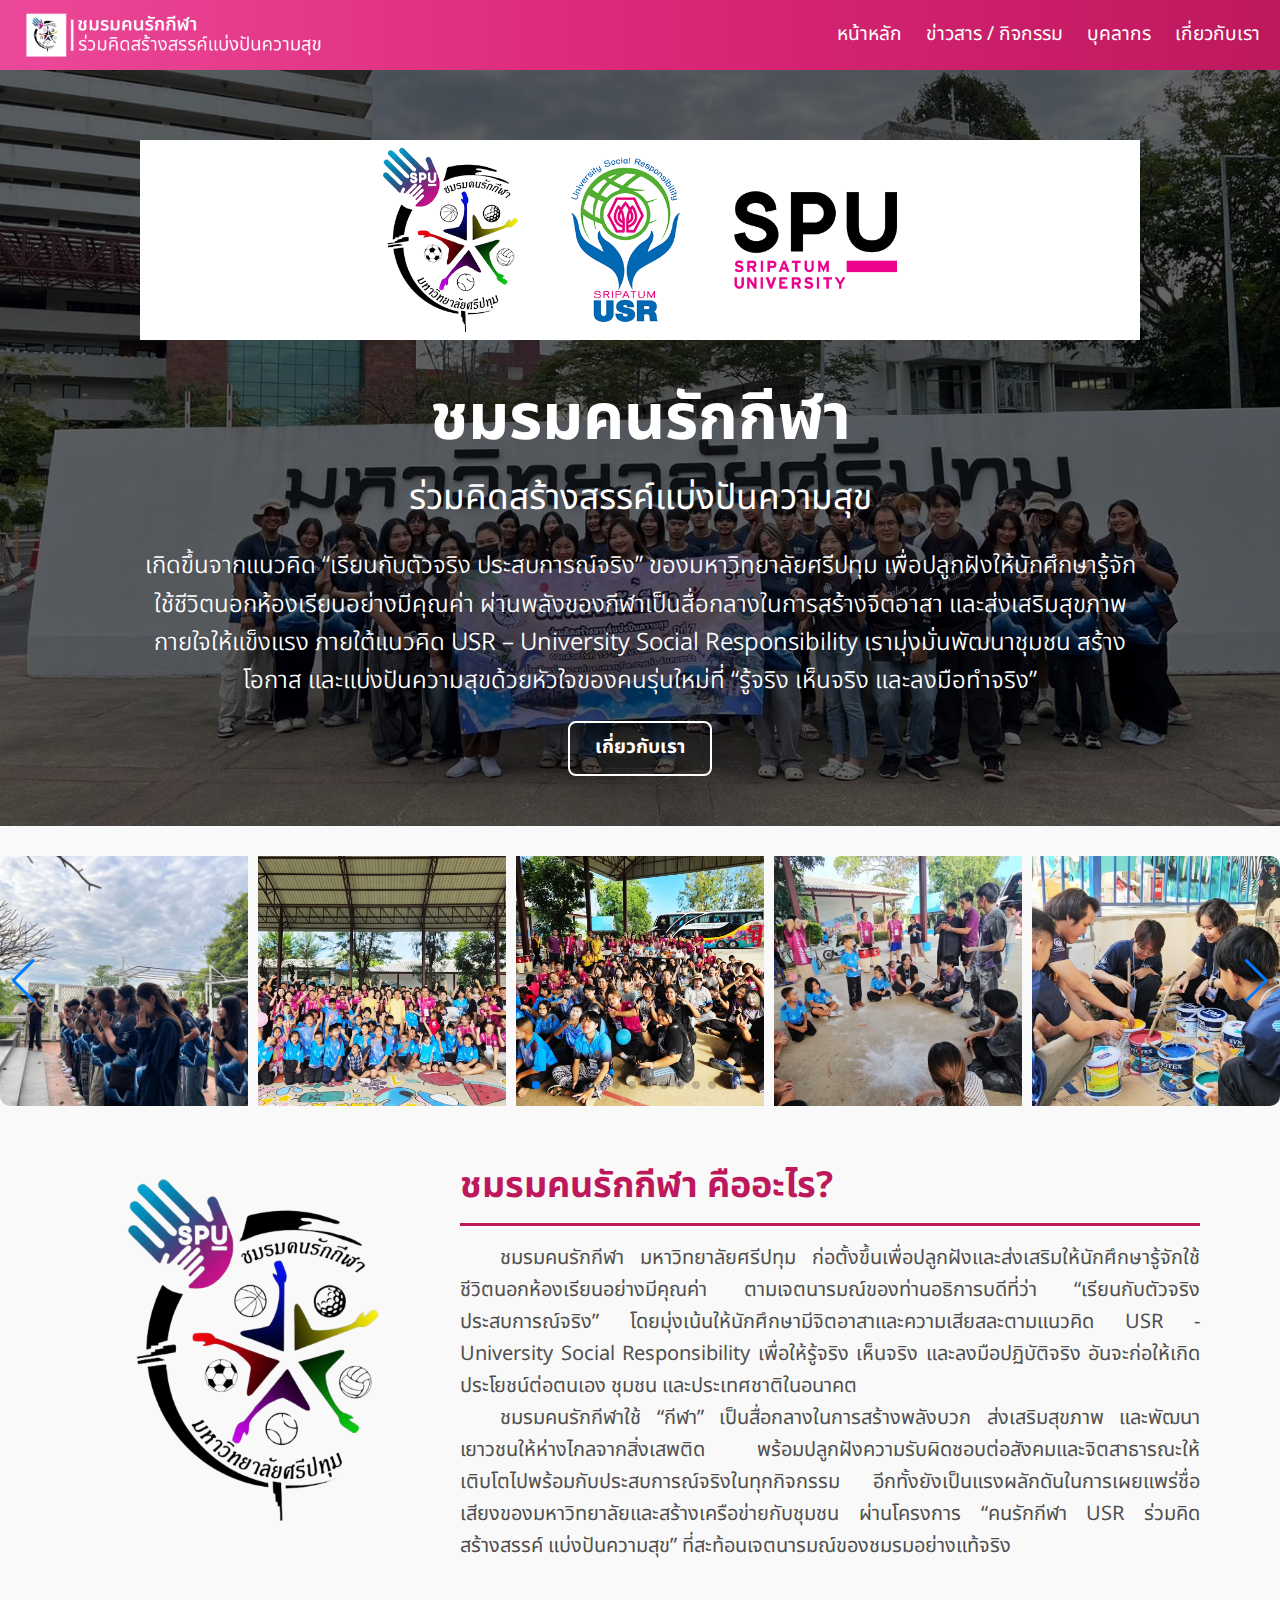
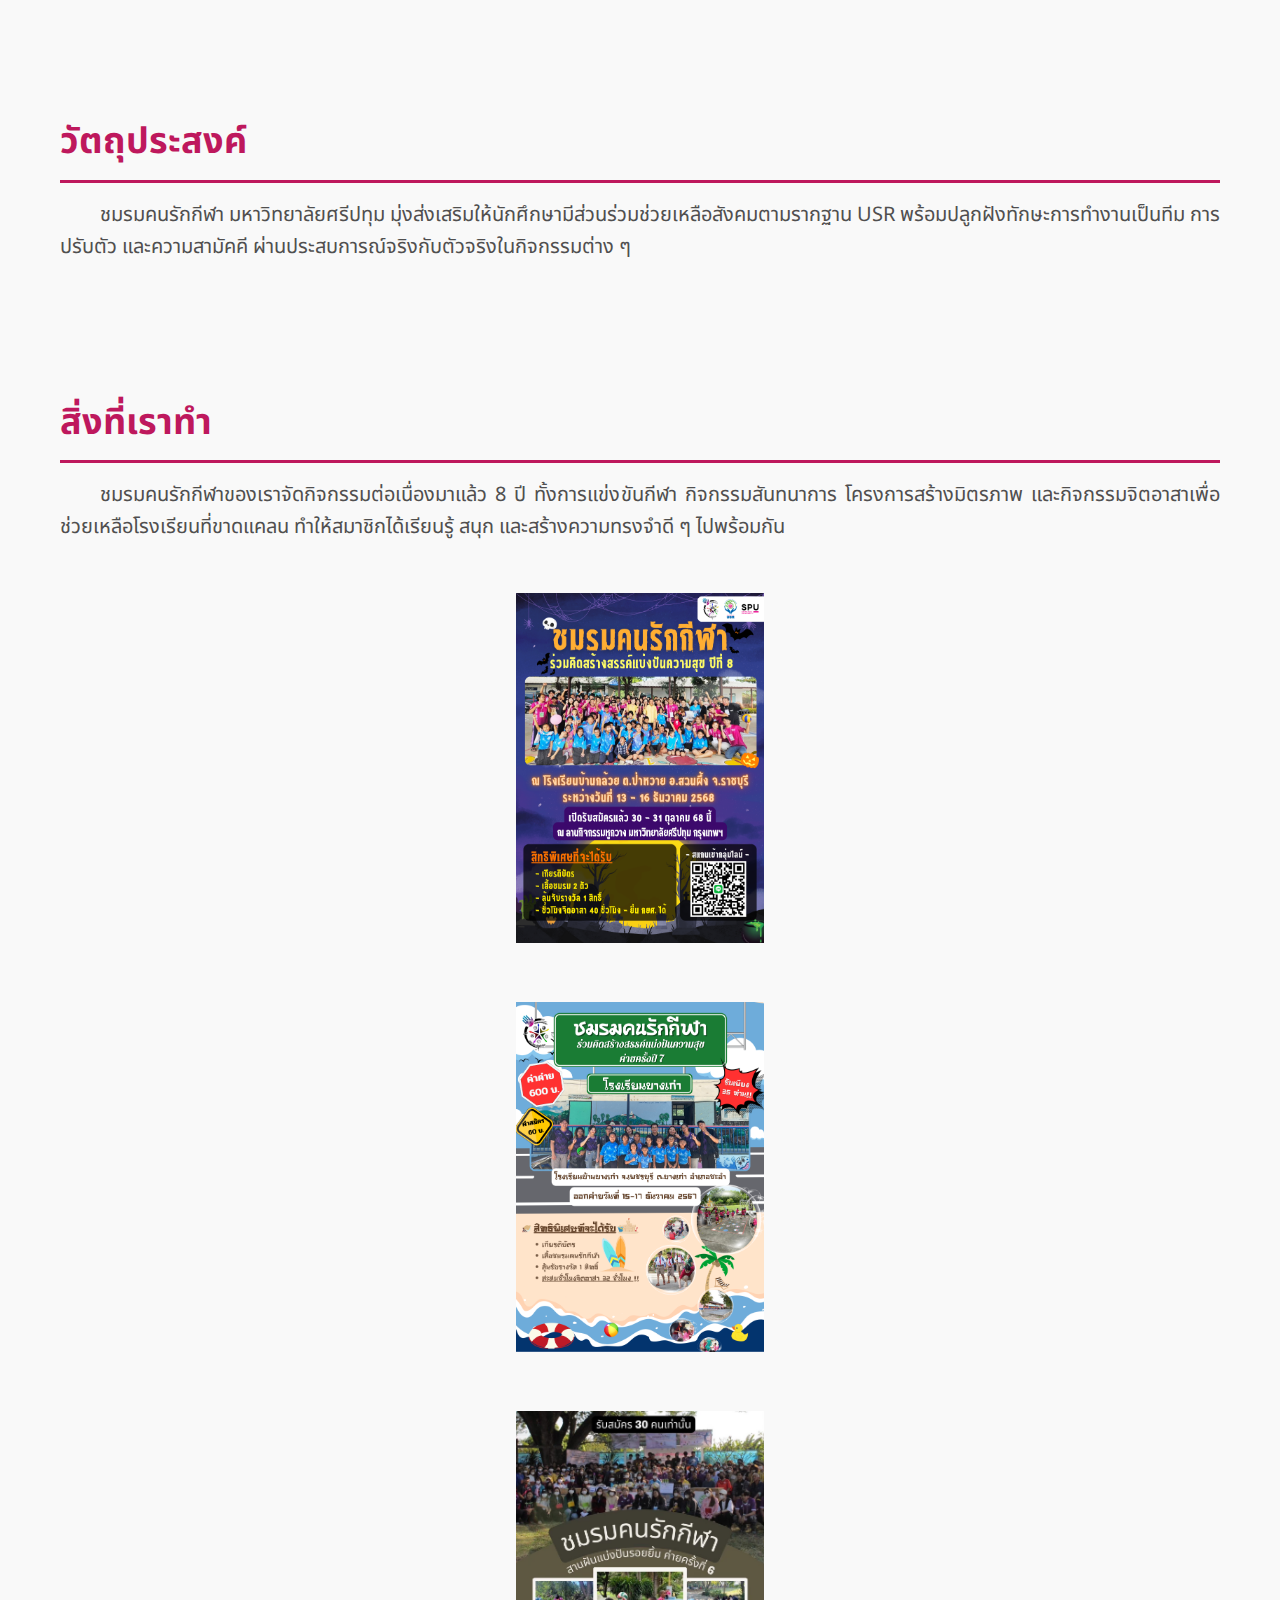
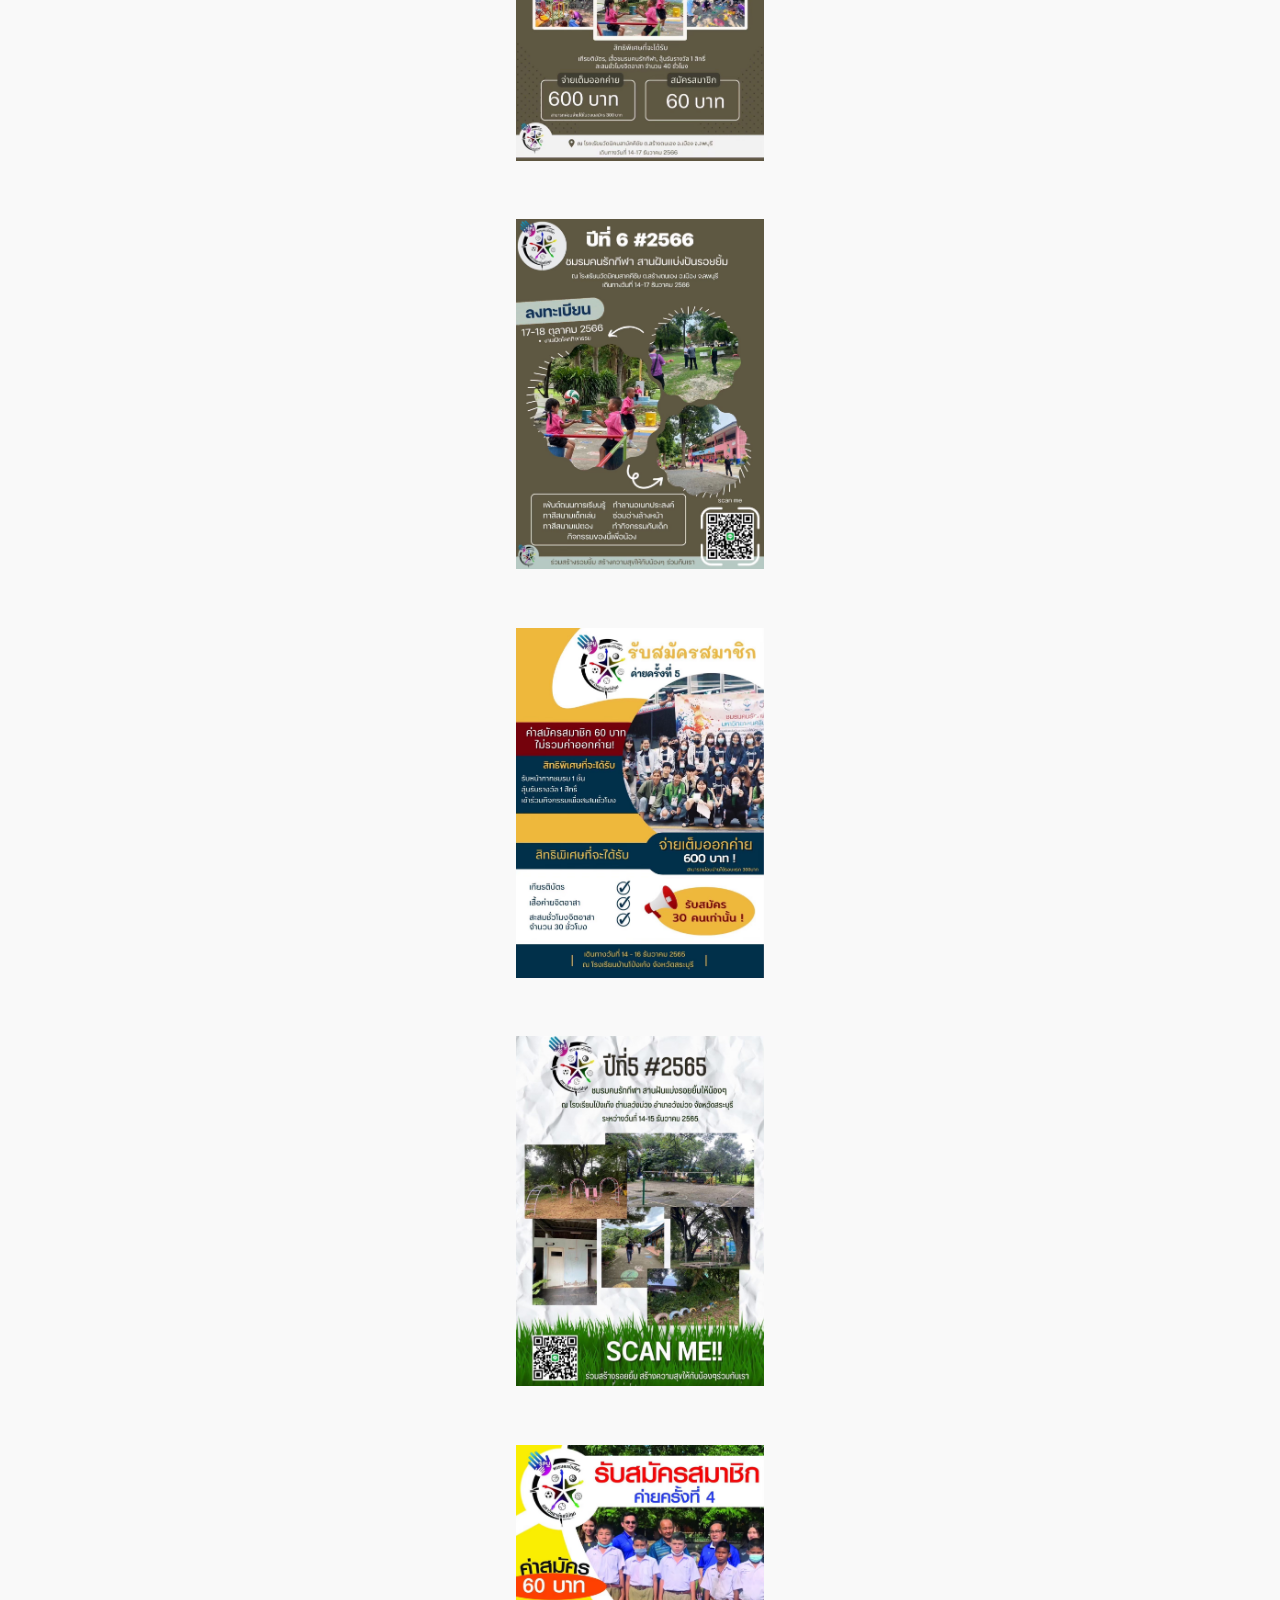
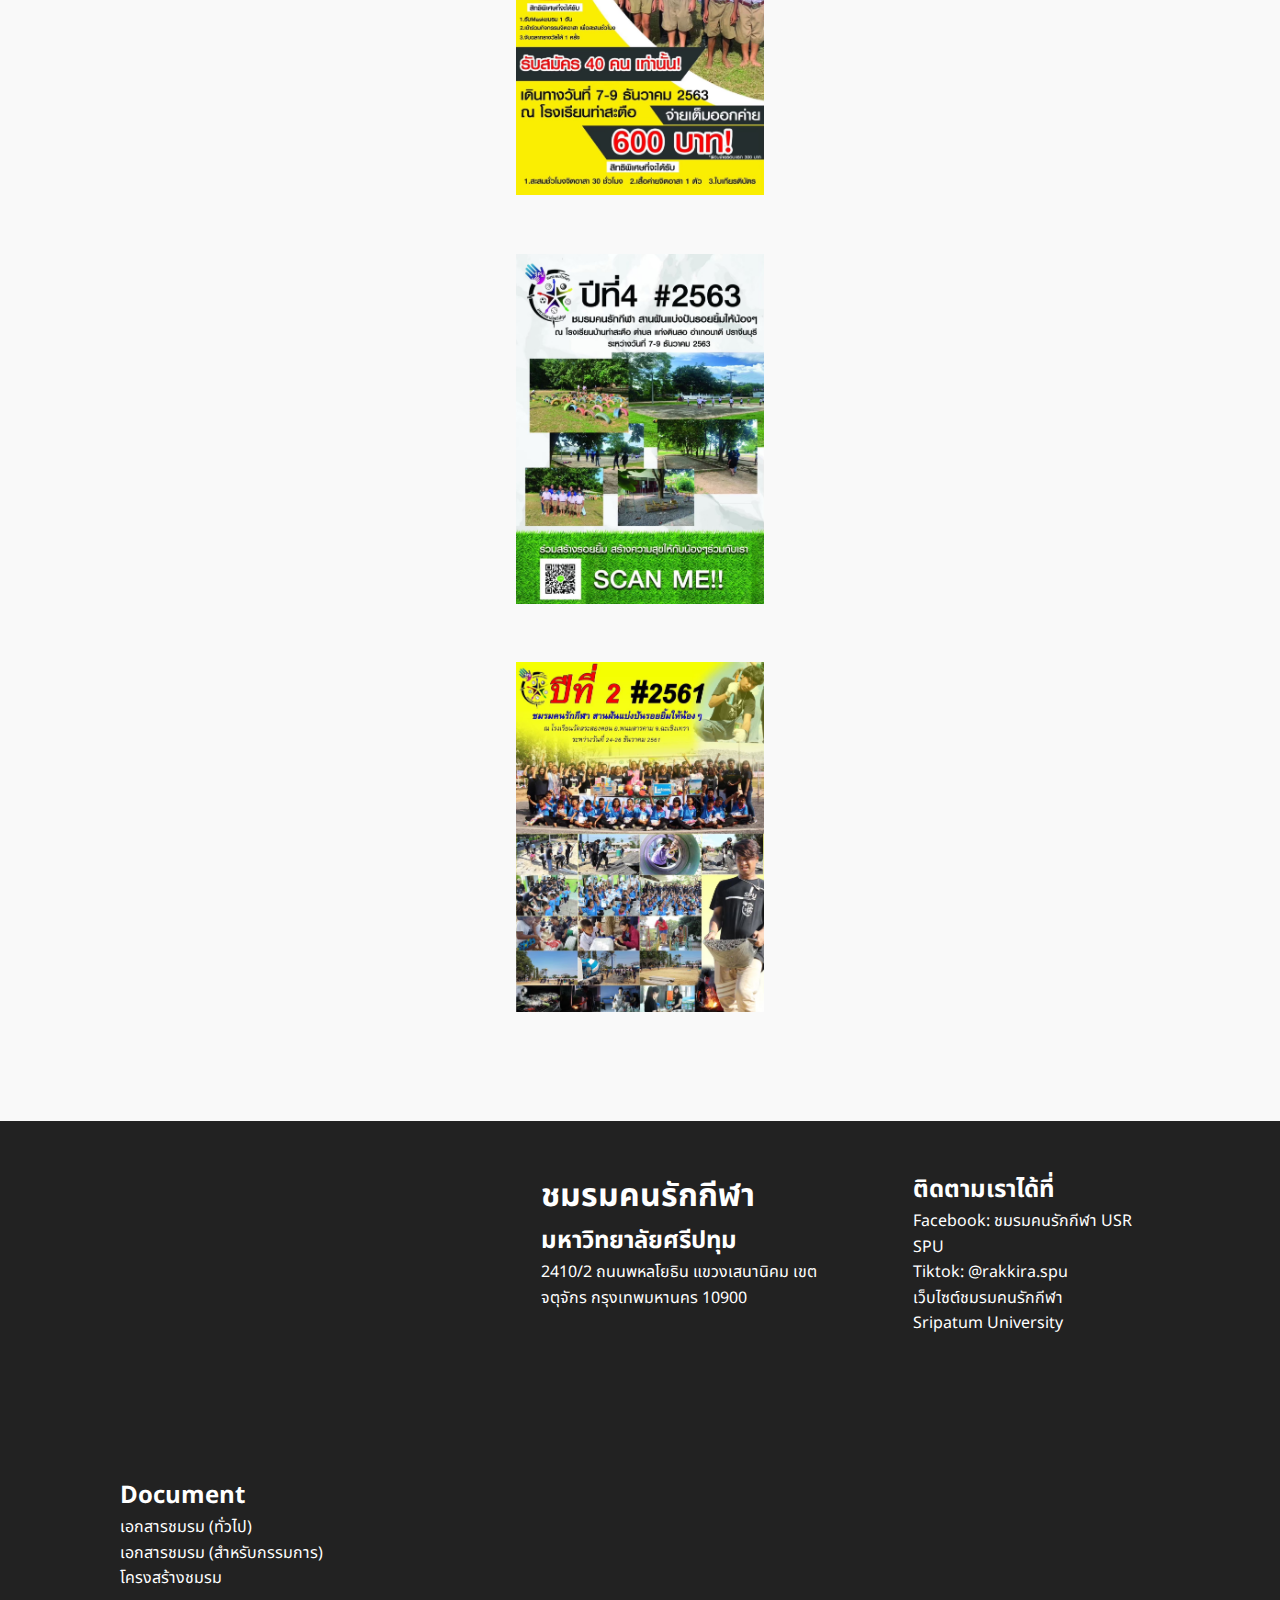
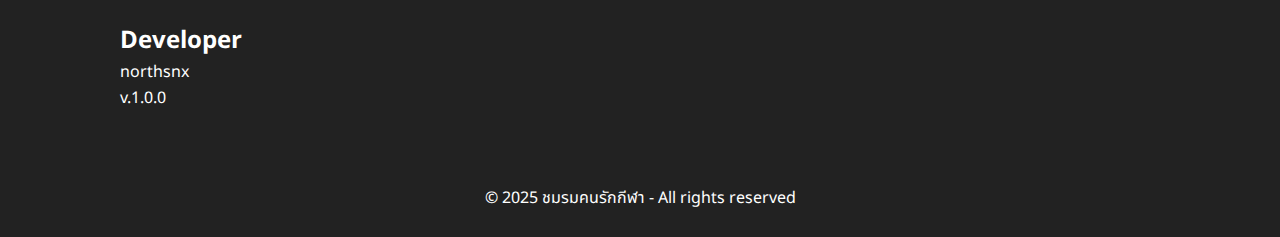
<file: about.html>
<!DOCTYPE html>
<html lang="th">

<head>
    <meta charset="UTF-8">
    <meta name="viewport" content="width=device-width, initial-scale=1.0">
    <title>เกี่ยวกับเรา | ชมรมคนรักกีฬา SPU</title>
    <link rel="icon" href="./public/meta/favicon.png" type="image/png">
    <link rel="stylesheet" href="style.css">
    <link rel="stylesheet" href="https://cdn.jsdelivr.net/npm/swiper@11/swiper-bundle.min.css" />

</head>

<body>
    <div id="header"></div>

    <main>
        <section class="about-us-hero-section">
            <div class="about-us-hero-section-container">
                <img src="./public/meta/RAKKIRAxUSRxSPU.png" style="background:white; " alt="logo">
                <h1>ชมรมคนรักกีฬา</h1>
                <h2>ร่วมคิดสร้างสรรค์แบ่งปันความสุข</h2>
                <h3>เกิดขึ้นจากแนวคิด “เรียนกับตัวจริง ประสบการณ์จริง” ของมหาวิทยาลัยศรีปทุม
                    เพื่อปลูกฝังให้นักศึกษารู้จักใช้ชีวิตนอกห้องเรียนอย่างมีคุณค่า
                    ผ่านพลังของกีฬาเป็นสื่อกลางในการสร้างจิตอาสา และส่งเสริมสุขภาพกายใจให้แข็งแรง ภายใต้แนวคิด USR –
                    University Social Responsibility เรามุ่งมั่นพัฒนาชุมชน สร้างโอกาส
                    และแบ่งปันความสุขด้วยหัวใจของคนรุ่นใหม่ที่ “รู้จริง เห็นจริง และลงมือทำจริง”</h3>
                <a class="about-us-hero-section-btn" href="#about">เกี่ยวกับเรา</a>
            </div>
        </section>

        <section id="swiper" class="swiper">
            <div class="swiper-wrapper">
                <div class="swiper-slide"><img src="./public/assets/images/swiper/swiper_1.jpg" alt=""></div>
                <div class="swiper-slide"><img src="./public/assets/images/swiper/swiper_2.jpg" alt=""></div>
                <div class="swiper-slide"><img src="./public/assets/images/swiper/swiper_3.jpg" alt=""></div>
                <div class="swiper-slide"><img src="./public/assets/images/swiper/swiper_4.jpg" alt=""></div>
                <div class="swiper-slide"><img src="./public/assets/images/swiper/swiper_5.jpg" alt=""></div>
                <div class="swiper-slide"><img src="./public/assets/images/swiper/swiper_6.jpg" alt=""></div>
                <div class="swiper-slide"><img src="./public/assets/images/swiper/swiper_7.jpg" alt=""></div>
                <div class="swiper-slide"><img src="./public/assets/images/swiper/swiper_8.jpg" alt=""></div>
                <div class="swiper-slide"><img src="./public/assets/images/swiper/swiper_9.jpg" alt=""></div>
                <div class="swiper-slide"><img src="./public/assets/images/swiper/swiper_10.jpg" alt=""></div>
                <div class="swiper-slide"><img src="./public/assets/images/swiper/swiper_11.jpg" alt=""></div>
                <div class="swiper-slide"><img src="./public/assets/images/swiper/swiper_12.jpg" alt=""></div>
                <div class="swiper-slide"><img src="./public/assets/images/swiper/swiper_13.jpg" alt=""></div>
                <div class="swiper-slide"><img src="./public/assets/images/swiper/swiper_14.jpg" alt=""></div>
            </div>

            <div class="swiper-button-next"></div>
            <div class="swiper-button-prev"></div>
            <div class="swiper-pagination"></div>
        </section>



        <section id="about" class="about-us-container">
            <div class="about-us-card-grid">
                <img src="./public/meta/favicon.png" alt="Rakkira LOGO">
                <div>
                    <h1>ชมรมคนรักกีฬา คืออะไร?</h1>
                    <p>ชมรมคนรักกีฬา มหาวิทยาลัยศรีปทุม
                        ก่อตั้งขึ้นเพื่อปลูกฝังและส่งเสริมให้นักศึกษารู้จักใช้ชีวิตนอกห้องเรียนอย่างมีคุณค่า
                        ตามเจตนารมณ์ของท่านอธิการบดีที่ว่า “เรียนกับตัวจริง
                        ประสบการณ์จริง” โดยมุ่งเน้นให้นักศึกษามีจิตอาสาและความเสียสละตามแนวคิด USR - University Social
                        Responsibility เพื่อให้รู้จริง เห็นจริง และลงมือปฏิบัติจริง อันจะก่อให้เกิดประโยชน์ต่อตนเอง
                        ชุมชน
                        และประเทศชาติในอนาคต</p>
                    <p>ชมรมคนรักกีฬาใช้ “กีฬา” เป็นสื่อกลางในการสร้างพลังบวก ส่งเสริมสุขภาพ
                        และพัฒนาเยาวชนให้ห่างไกลจากสิ่งเสพติด
                        พร้อมปลูกฝังความรับผิดชอบต่อสังคมและจิตสาธารณะให้เติบโตไปพร้อมกับประสบการณ์จริงในทุกกิจกรรม
                        อีกทั้งยังเป็นแรงผลักดันในการเผยแพร่ชื่อเสียงของมหาวิทยาลัยและสร้างเครือข่ายกับชุมชน ผ่านโครงการ
                        “คนรักกีฬา USR ร่วมคิด สร้างสรรค์ แบ่งปันความสุข” ที่สะท้อนเจตนารมณ์ของชมรมอย่างแท้จริง
                    </p>
                </div>
            </div>
        </section>

        <section id="about" class="about-us-container">
            <div>
                <h1>วัตถุประสงค์</h1>
                <p>ชมรมคนรักกีฬา มหาวิทยาลัยศรีปทุม มุ่งส่งเสริมให้นักศึกษามีส่วนร่วมช่วยเหลือสังคมตามรากฐาน USR
                    พร้อมปลูกฝังทักษะการทำงานเป็นทีม การปรับตัว และความสามัคคี ผ่านประสบการณ์จริงกับตัวจริงในกิจกรรมต่าง
                    ๆ
                </p>
            </div>
        </section>
        
        <section id="about" class="about-us-container">
             <div>
                <h1>สิ่งที่เราทำ</h1>
                <p>ชมรมคนรักกีฬาของเราจัดกิจกรรมต่อเนื่องมาแล้ว 8 ปี ทั้งการแข่งขันกีฬา กิจกรรมสันทนาการ โครงการสร้างมิตรภาพ และกิจกรรมจิตอาสาเพื่อช่วยเหลือโรงเรียนที่ขาดแคลน ทำให้สมาชิกได้เรียนรู้ สนุก และสร้างความทรงจำดี ๆ ไปพร้อมกัน</p>
                <div class="about-us-poster-container">
                    <img src="./public/assets/images/archive/poster/poster8.png" alt="archive">
                    <img src="./public/assets/images/archive/poster/poster7.png" alt="archive">
                    <img src="./public/assets/images/archive/poster/poster6.jpg" alt="archive">
                    <img src="./public/assets/images/archive/poster/poster6-2.jpg" alt="archive">
                    <img src="./public/assets/images/archive/poster/poster5.jpg" alt="archive">
                    <img src="./public/assets/images/archive/poster/poster5-2.jpg" alt="archive">
                    <img class=".about-us-poster-container" src="./public/assets/images/archive/poster/poster4-2.jpg" alt="archive">
                    <img class=".about-us-poster-container" src="./public/assets/images/archive/poster/poster4.jpg" alt="archive">
                    <img src="./public/assets/images/archive/poster/poster2.jpg" alt="archive">
                </div>
            </div>
        </section>
    </main>

    <div id="Footer"></div>
    <script src="script.js"></script>
    <script src="https://cdn.jsdelivr.net/npm/swiper@11/swiper-bundle.min.js"></script>

</body>

</html>
</file>
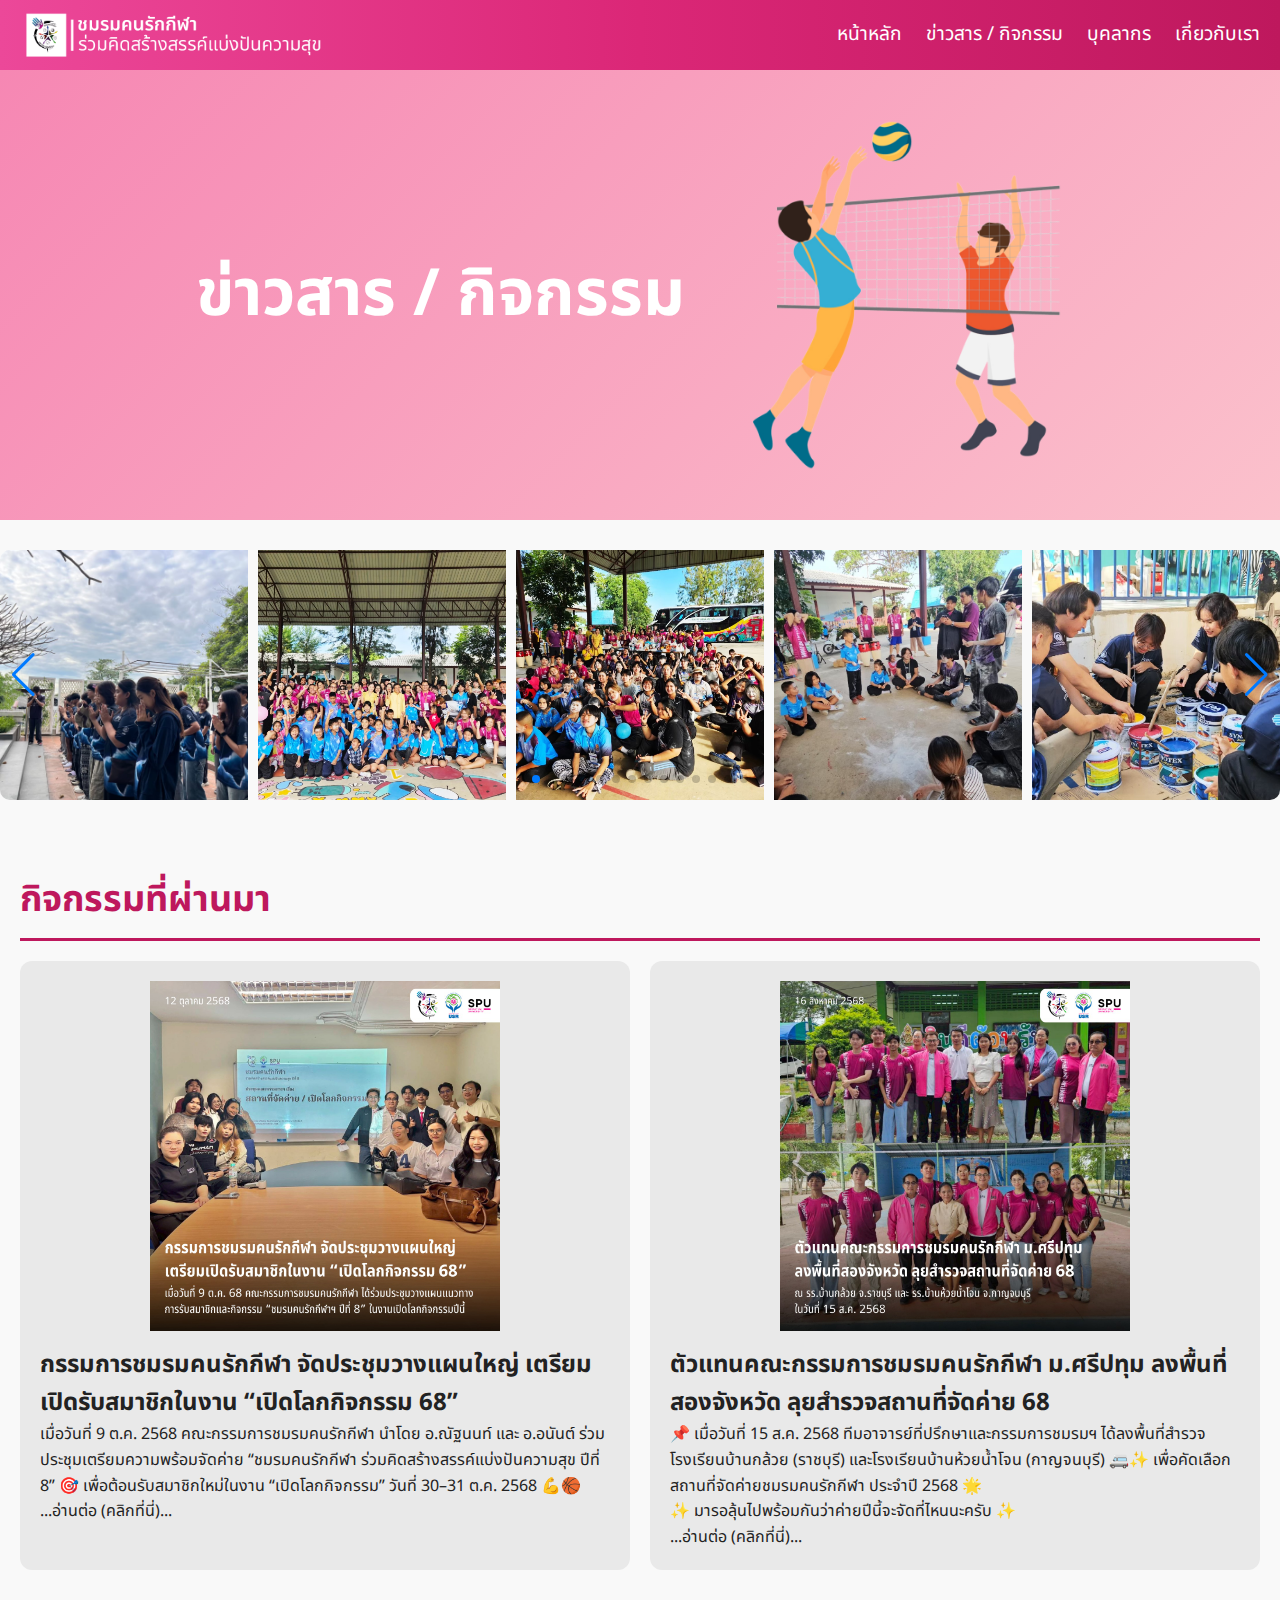
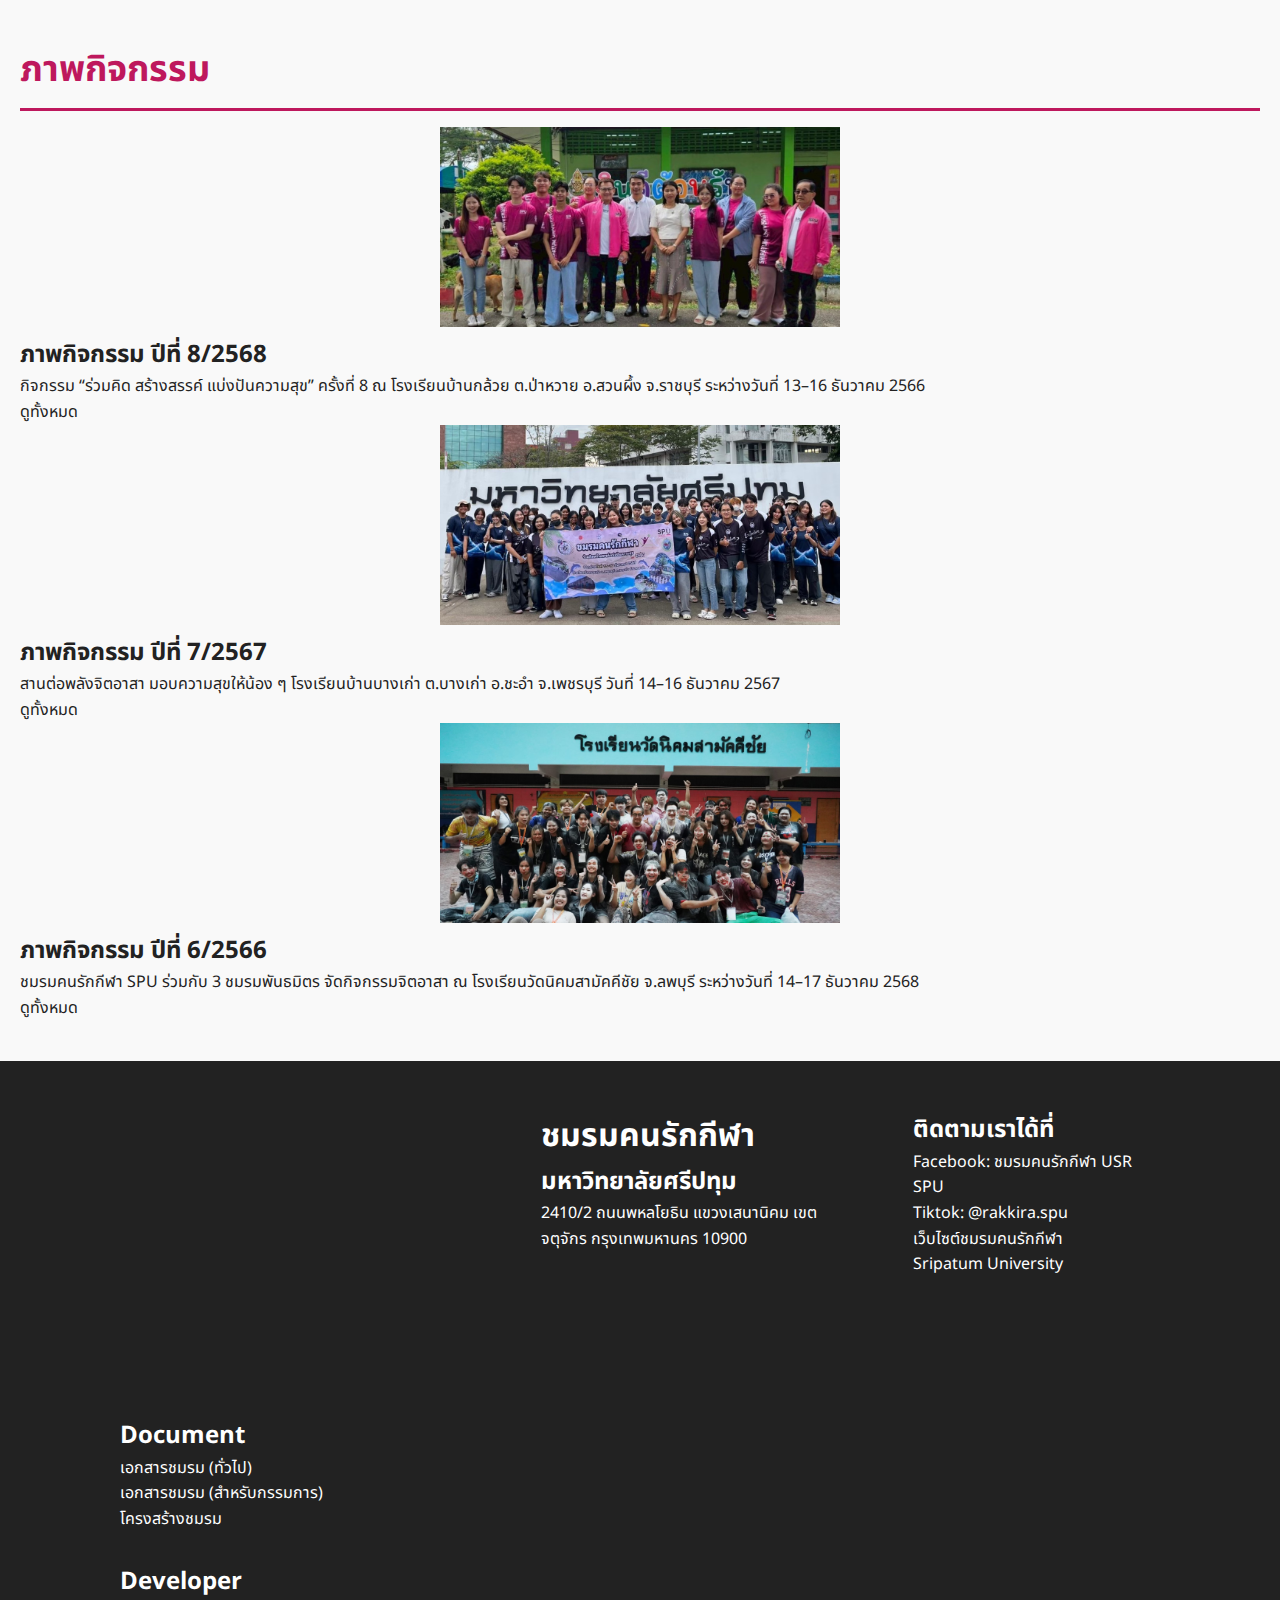
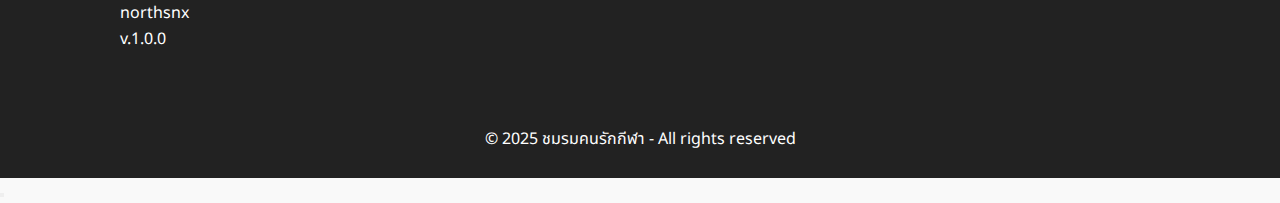
<file: activities.html>
<!DOCTYPE html>
<html lang="th">

<head>
    <meta charset="UTF-8">
    <meta name="viewport" content="width=device-width, initial-scale=1.0">
    <title>กิจกรรม | ชมรมคนรักกีฬา SPU</title>
    <link rel="icon" href="./public/meta/favicon.png" type="image/png">
    <link rel="stylesheet" href="style.css">
    <link rel="stylesheet" href="https://cdn.jsdelivr.net/npm/swiper@11/swiper-bundle.min.css" />


    <meta name="title" content="กิจกรรม | ชมรมคนรักกีฬา SPU">
    <meta name="description"
        content="ติดตามกิจกรรมล่าสุดจากชมรมคนรักกีฬา SPU">
    <meta name="keywords" content="กิจกรรมชมรม, SPU, กีฬา, ออกกำลังกาย, จิตอาสา, sports activity">
    <meta property="og:title" content="กิจกรรมชมรมคนรักกีฬา SPU">
    <meta property="og:description" content="รวมกิจกรรมดี ๆ จากชมรมคนรักกีฬา SPU ที่ไม่ควรพลาด!">
    <meta property="og:url" content="https://northsnx.github.io/rakkira.spu/activities.html">
    <meta property="og:type" content="article">
    <meta property="og:image" content="https://northsnx.github.io/rakkira.spu/public/meta/activities.png">

</head>

<body>

    <!-- ส่วน header จะถูกโหลดจาก header.html -->
    <div id="header"></div>

    <main>

        <section id="Activity-Header">
            <h1>ข่าวสาร / กิจกรรม</h1>
            <img src="./public/assets/images/sticker/volleyball.png" alt="Activity Header">
        </section>

        <section id="swiper" class="swiper">
            <div class="swiper-wrapper">
                <div class="swiper-slide"><img src="./public/assets/images/swiper/swiper_1.jpg" alt=""></div>
                <div class="swiper-slide"><img src="./public/assets/images/swiper/swiper_2.jpg" alt=""></div>
                <div class="swiper-slide"><img src="./public/assets/images/swiper/swiper_3.jpg" alt=""></div>
                <div class="swiper-slide"><img src="./public/assets/images/swiper/swiper_4.jpg" alt=""></div>
                <div class="swiper-slide"><img src="./public/assets/images/swiper/swiper_5.jpg" alt=""></div>
                <div class="swiper-slide"><img src="./public/assets/images/swiper/swiper_6.jpg" alt=""></div>
                <div class="swiper-slide"><img src="./public/assets/images/swiper/swiper_7.jpg" alt=""></div>
                <div class="swiper-slide"><img src="./public/assets/images/swiper/swiper_8.jpg" alt=""></div>
                <div class="swiper-slide"><img src="./public/assets/images/swiper/swiper_9.jpg" alt=""></div>
                <div class="swiper-slide"><img src="./public/assets/images/swiper/swiper_10.jpg" alt=""></div>
                <div class="swiper-slide"><img src="./public/assets/images/swiper/swiper_11.jpg" alt=""></div>
                <div class="swiper-slide"><img src="./public/assets/images/swiper/swiper_12.jpg" alt=""></div>
                <div class="swiper-slide"><img src="./public/assets/images/swiper/swiper_13.jpg" alt=""></div>
                <div class="swiper-slide"><img src="./public/assets/images/swiper/swiper_14.jpg" alt=""></div>
            </div>

            <div class="swiper-button-next"></div>
            <div class="swiper-button-prev"></div>
            <div class="swiper-pagination"></div>
        </section>

        <section id="home-activity" class="container">
            <div class="content-section">
                <h1>กิจกรรมที่ผ่านมา</h1>
                <div class="card-grid-home-activity">
                    <div class="card-home-activity">
                        <img src="./public/assets/images/activity/activity-2.jpg" alt="Activity 2">
                        <div>
                            <h3>กรรมการชมรมคนรักกีฬา จัดประชุมวางแผนใหญ่ เตรียมเปิดรับสมาชิกในงาน “เปิดโลกกิจกรรม 68”
                            </h3>
                            <p>เมื่อวันที่ 9 ต.ค. 2568 คณะกรรมการชมรมคนรักกีฬา นำโดย อ.ณัฐนนท์ และ อ.อนันต์
                                ร่วมประชุมเตรียมความพร้อมจัดค่าย “ชมรมคนรักกีฬา ร่วมคิดสร้างสรรค์แบ่งปันความสุข ปีที่ 8”
                                🎯 เพื่อต้อนรับสมาชิกใหม่ในงาน “เปิดโลกกิจกรรม” วันที่ 30–31 ต.ค. 2568 💪🏀
                            </p>
                            <a href="https://www.facebook.com/share/p/177c5ksEEM/" target="_blank"
                                class="btn">...อ่านต่อ
                                (คลิกที่นี่)...</a>
                        </div>
                    </div>

                    <div class="card-home-activity">
                        <img src="./public/assets/images/activity/activity-1.jpg" alt="Activity 1">
                        <div>
                            <h3>ตัวแทนคณะกรรมการชมรมคนรักกีฬา ม.ศรีปทุม ลงพื้นที่สองจังหวัด ลุยสำรวจสถานที่จัดค่าย 68
                            </h3>
                            <p>📌 เมื่อวันที่ 15 ส.ค. 2568
                                ทีมอาจารย์ที่ปรึกษาและกรรมการชมรมฯ ได้ลงพื้นที่สำรวจโรงเรียนบ้านกล้วย (ราชบุรี)
                                และโรงเรียนบ้านห้วยน้ำโจน (กาญจนบุรี) 🚐✨
                                เพื่อคัดเลือกสถานที่จัดค่ายชมรมคนรักกีฬา ประจำปี 2568 🌟
                                <br>
                                ✨ มารอลุ้นไปพร้อมกันว่าค่ายปีนี้จะจัดที่ไหนนะครับ ✨
                            </p>
                            <a href="https://www.facebook.com/share/p/1VwQsCyJNo/" target="_blank"
                                class="btn">...อ่านต่อ
                                (คลิกที่นี่)...</a>
                        </div>
                    </div>
                </div>
            </div>
        </section>

        <section id="gallery" class="container">
            <div class="content-section">
                <h1>ภาพกิจกรรม</h1>
                <div class="gallery-grid">
                    <!-- ปี 2568 -->
                    <div class="gallery-card">
                        <img src="./public/assets/images/archive/gallerycover/8.jpg" alt="ภาพกิจกรรมปี 2568">
                        <h3>ภาพกิจกรรม ปีที่ 8/2568</h3>
                        <p>กิจกรรม “ร่วมคิด สร้างสรรค์ แบ่งปันความสุข” ครั้งที่ 8 ณ โรงเรียนบ้านกล้วย ต.ป่าหวาย
                            อ.สวนผึ้ง จ.ราชบุรี ระหว่างวันที่ 13–16 ธันวาคม 2566</p>
                        <a href="https://drive.google.com/drive/folders/1HTVyD2Z5r33r31rdagDkWnaGP9hNxtwR?usp=sharing"
                            target="_blank" class="btn">ดูทั้งหมด</a>
                    </div>

                    <div class="gallery-card">
                        <img src="./public/assets/images/archive/gallerycover/7.jpg" alt="ภาพกิจกรรมปี 2567">
                        <h3>ภาพกิจกรรม ปีที่ 7/2567</h3>
                        <p>สานต่อพลังจิตอาสา มอบความสุขให้น้อง ๆ โรงเรียนบ้านบางเก่า ต.บางเก่า อ.ชะอำ จ.เพชรบุรี วันที่
                            14–16 ธันวาคม 2567</p>
                        <a href="https://drive.google.com/drive/folders/1I9v-LJfBzTzL61BGFjvlJbznMfAIVmv-?usp=sharing"
                            target="_blank" class="btn">ดูทั้งหมด</a>
                    </div>

                    <div class="gallery-card">
                        <img src="./public/assets/images/archive/gallerycover/6.jpg" alt="ภาพกิจกรรมปี 2566">
                        <h3>ภาพกิจกรรม ปีที่ 6/2566</h3>
                        <p>ชมรมคนรักกีฬา SPU ร่วมกับ 3 ชมรมพันธมิตร จัดกิจกรรมจิตอาสา ณ โรงเรียนวัดนิคมสามัคคีชัย
                            จ.ลพบุรี ระหว่างวันที่ 14–17 ธันวาคม 2568</p>
                        <a href="https://drive.google.com/drive/folders/1RMutRtMlzUvVI_n30veiTWcGXw3hpKl_?usp=sharing"
                            target="_blank" class="btn">ดูทั้งหมด</a>
                    </div>

                </div>
        </section>


    </main>

    <div id="Footer"></div>

    <button id="back-to-top" title="กลับไปด้านบน"></button>
    <script src="./src/script/backtotop.js"></script>
    <script src="script.js"></script>
    <script src="https://cdn.jsdelivr.net/npm/swiper@11/swiper-bundle.min.js"></script>
</body>

</html>
</file>
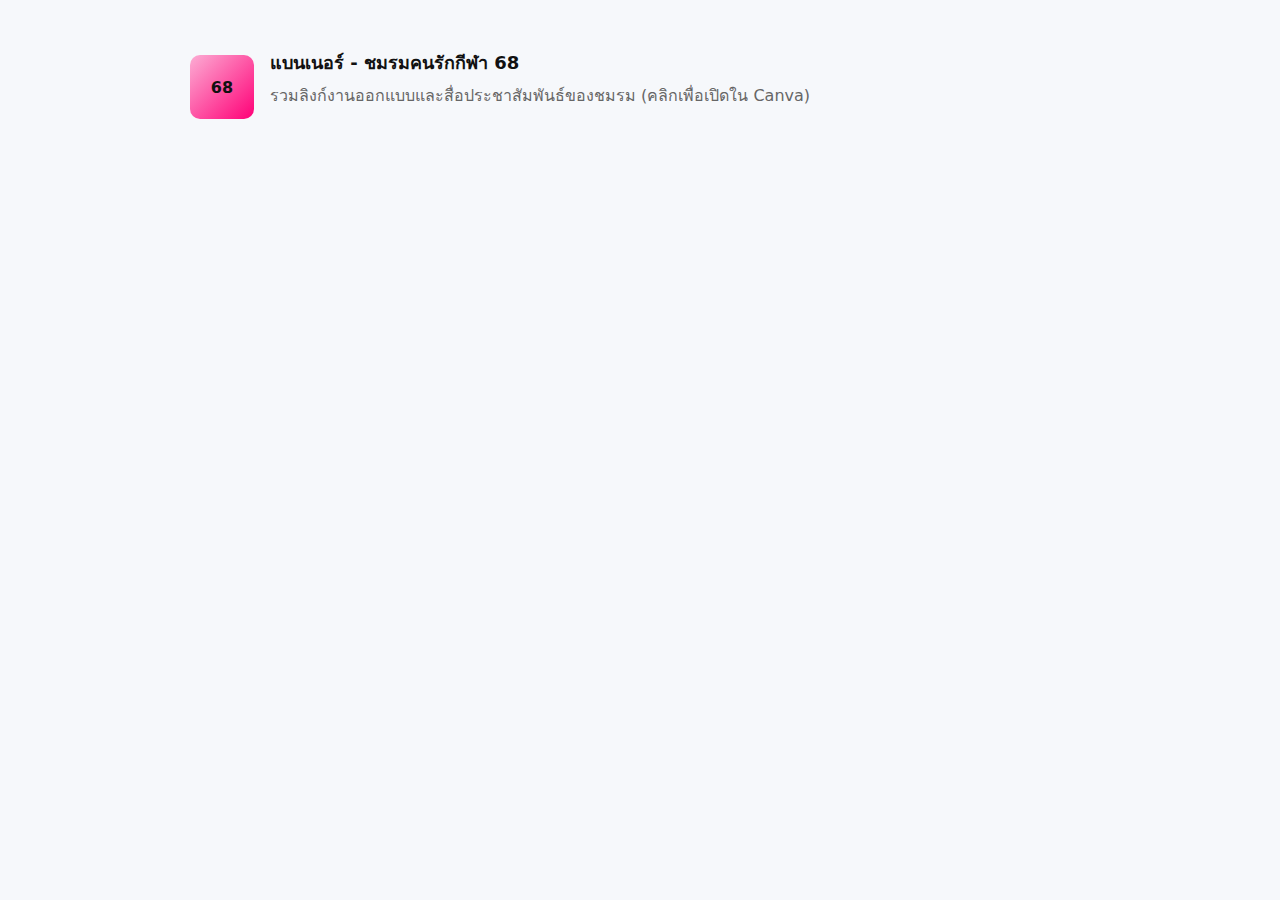
<file: document.html>
<!DOCTYPE html>
<html lang="th">
<head>
  <meta charset="UTF-8" />
  <meta name="viewport" content="width=device-width, initial-scale=1.0" />
  <title>รวมลิงก์ ชมรมคนรักกีฬา 68</title>
  <style>
    :root{--bg:#f6f8fb;--card:#ffffff;--accent:#1f7aec;--muted:#666}
    body{font-family:system-ui,-apple-system,Segoe UI,Roboto,'Noto Sans Thai',"Helvetica Neue",Arial;margin:0;background:var(--bg);color:#111}
    .wrap{max-width:900px;margin:28px auto;padding:20px}
    header{display:flex;gap:16px;align-items:center; margin-bottom: 20px;;}
    .logo{width:64px;height:64px;border-radius:10px;flex:0 0 64px;background:linear-gradient(135deg,#fcadd4,#ff0077);display:flex;align-items:center;justify-content:center;font-weight:700;}
    h1{font-size:18px;margin:0}
    p.lead{margin:6px 0 18px;color:var(--muted)}
    .grid{display:grid;grid-template-columns:repeat(auto-fit,minmax(260px,1fr));gap:12px}
    .card{background:var(--card);padding:14px;border-radius:10px;box-shadow:0 6px 18px rgba(15,30,60,0.06);display:flex;flex-direction:column;gap:8px}
    .card h3{margin:0;font-size:15px}
    .card p{margin:0;color:var(--muted);font-size:13px}
    .actions{margin-top:12px;display:flex;gap:8px}
    a.btn{display:inline-block;padding:8px 10px;border-radius:8px;text-decoration:none;font-weight:600;border:1px solid transparent}
    a.primary{background:var(--accent);color:white}
    a.ghost{background:transparent;color:var(--accent);border-color:rgba(31,122,236,0.12)}
    footer{margin-top:18px;color:var(--muted);font-size:13px;text-align:center}
    .small{font-size:12px;color:var(--muted)}
    @media (max-width:420px){.wrap{padding:12px}}
  </style>
</head>
<body>

    <div class="wrap">
        <header>
            <div class="logo">68</div>
            <div>
                <h1>แบนเนอร์ - ชมรมคนรักกีฬา 68</h1>
                <p class="lead">รวมลิงก์งานออกแบบและสื่อประชาสัมพันธ์ของชมรม (คลิกเพื่อเปิดใน Canva)</p>
            </div>
        </header>
        <main>
            <div class="grid" id="link-container"></div>
            <!-- ข้อมูลจะถูกโหลดจาก data.json โดย script.js -->
        </main>
    </div>
    <script src="script.js"></script>
</body>

</html>
</file>
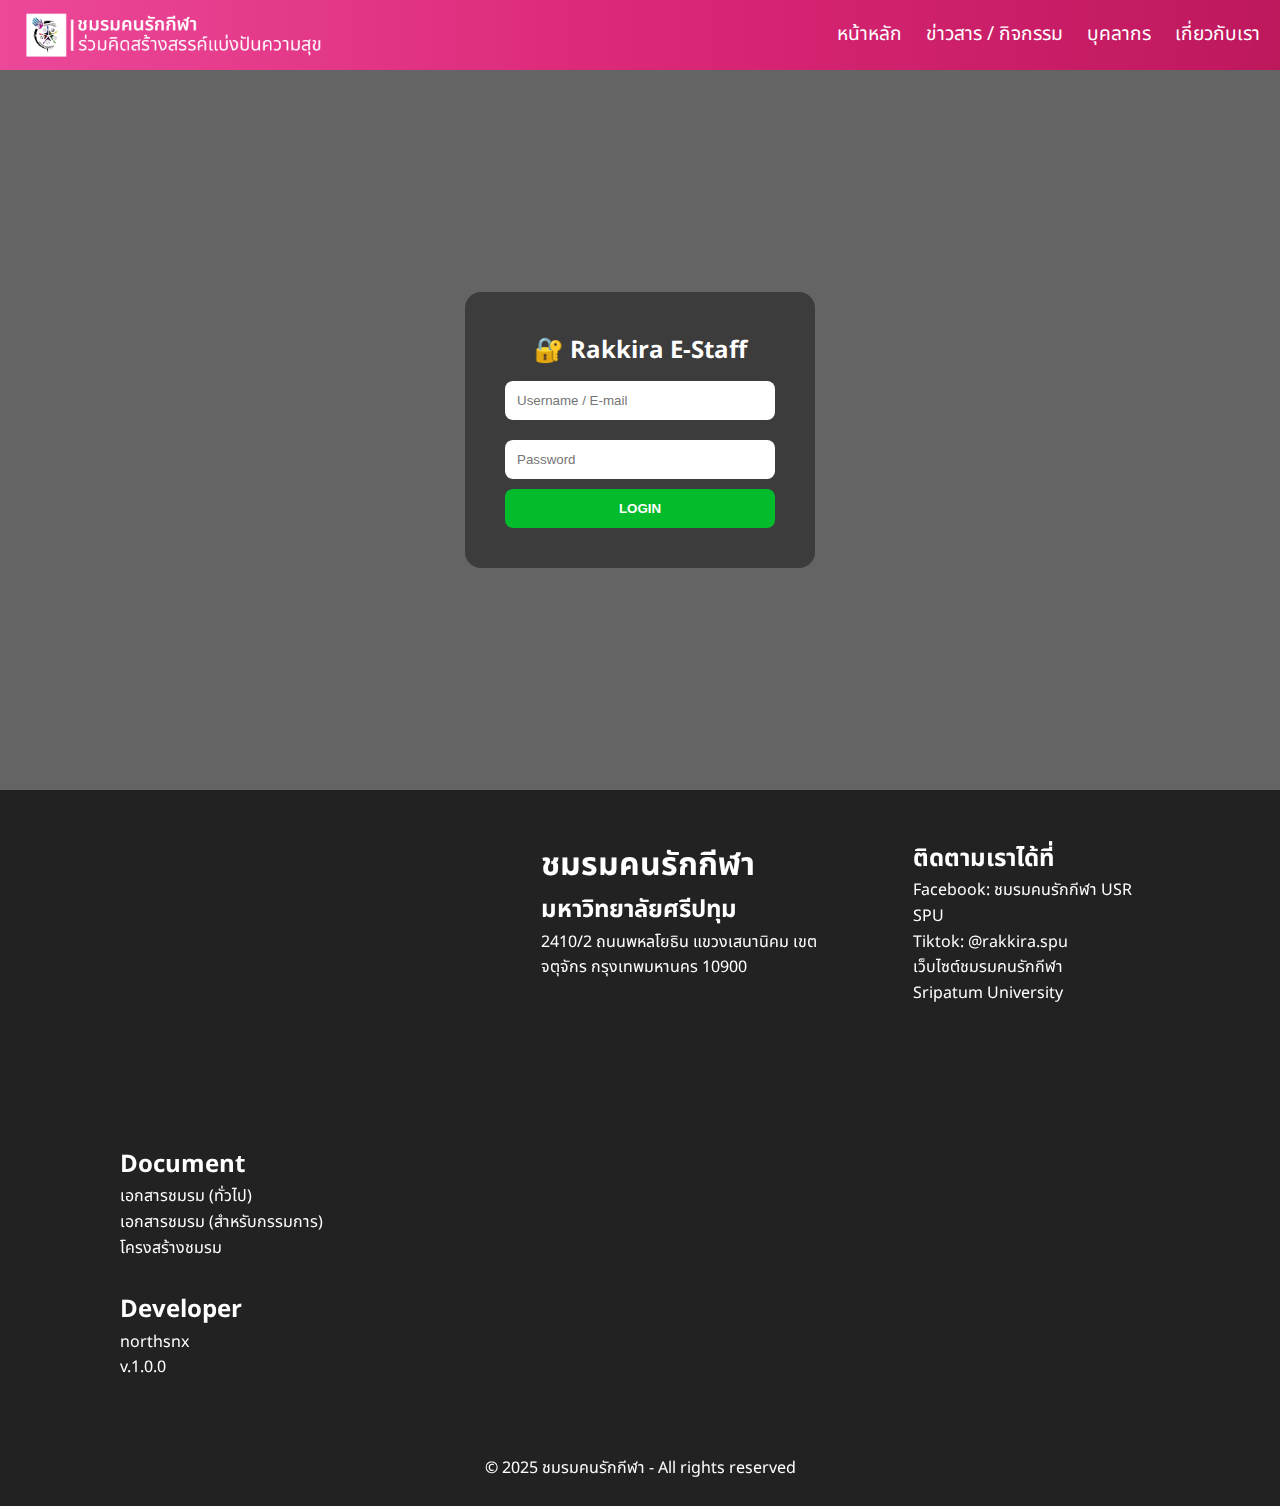
<file: login.html>
<!doctype html>
<html lang="th">

<head>
    <meta charset="utf-8"/>
    <meta name="viewport" content="width=device-width, initial-scale=1.0">
    <title>ชมรมคนรักกีฬา USR SPU</title>
    <link rel="icon" href="./public/meta/favicon.png" type="image/png">
    <link rel="stylesheet" href="style.css">
</head>

<body>

    <div id="header"></div>

    <div class="container-login">
        <div class="login-box">
            <h2>🔐 Rakkira E-Staff</h2>
            <input id="username" placeholder="Username / E-mail" class="login-input">
            <input id="password" type="password" placeholder="Password" class="login-input">
            <button onclick="login()" class="login-button">LOGIN</button>
        </div>
    </div>

    <div id="Footer"></div>
    <script src="script.js"></script>
    <script src="src/script/slider.js"></script>


    <script>
    // ตรวจสอบว่าล็อกอินแล้วหรือไม่
    if (localStorage.getItem("loggedIn") === "true") {
        window.location.href = "register.html";
    }

    function login() {
        const user = document.getElementById("username").value;
        const pass = document.getElementById("password").value;

        if (user === "admin" && pass === "rakkira.spu") {
            localStorage.setItem("loggedIn", "true");
            window.location.href = "register.html";
        } else {
            alert("Error: Incorrect Username or Password");
        }
    }
</script>

</body>

</html>
</file>
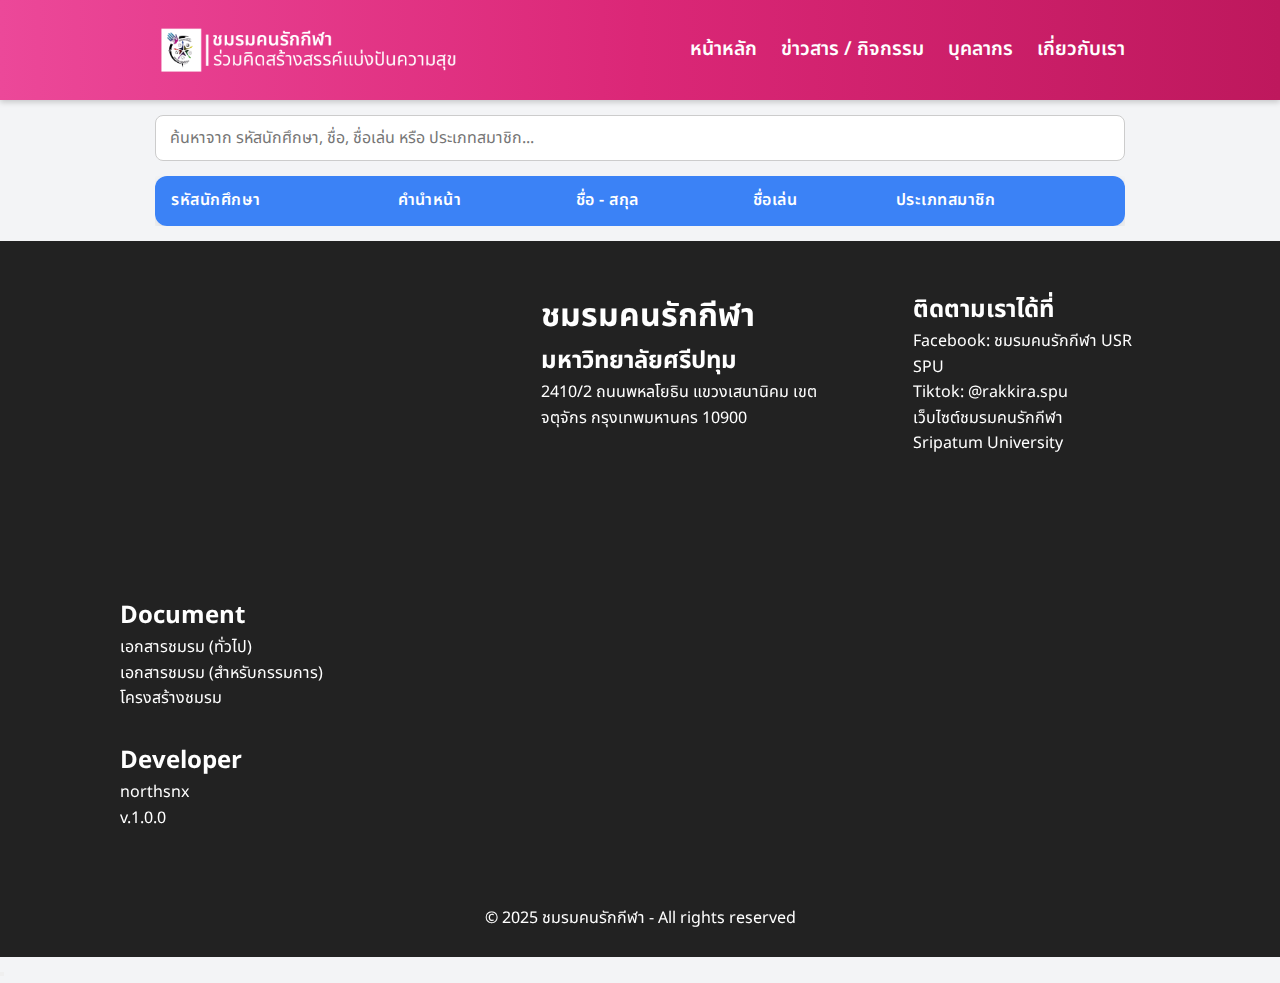
<file: member.html>
<!DOCTYPE html>
<html lang="th">

<head>
    <meta charset="UTF-8">
    <title>รายชื่อสมาชิกชมรมฯ 68</title>
    <meta name="viewport" content="width=device-width, initial-scale=1.0">
    <link rel="icon" href="./public/meta/favicon.png" type="image/png">
    <link rel="stylesheet" href="style.css">
    <style>

        body {
            margin: 0;
            padding: 0;
            background: #f3f4f6;
            color: #333;
        }

        header {
            background: #1e40af;
            color: white;
            text-align: center;
            padding: 20px 15px;
            font-size: 24px;
            font-weight: 600;
            box-shadow: 0 2px 6px rgba(0, 0, 0, 0.2);
        }

        .container {
            padding: 15px;
            max-width: 1000px;
            margin: 0 auto;
        }

        input[type="text"] {
            font-family: "Noto Sans Thai", sans-serif;
            width: 100%;
            padding: 10px 14px;
            margin-bottom: 15px;
            border: 1px solid #ccc;
            border-radius: 8px;
            font-size: 16px;
            box-sizing: border-box;
        }

        .table-container {
            overflow-x: auto;
        }

        table {
            width: 100%;
            border-collapse: collapse;
            background: white;
            border-radius: 12px;
            overflow: hidden;
            box-shadow: 0 4px 12px rgba(0, 0, 0, 0.1);
            min-width: 600px;
        }

        th,
        td {
            padding: 12px 16px;
            text-align: left;
        }

        th {
            background: #3b82f6;
            color: white;
            font-weight: 600;
            text-transform: uppercase;
            letter-spacing: 0.5px;
        }

        tr:nth-child(even) {
            background-color: #f9fafb;
        }

        tr:hover {
            background-color: #e0f2fe;
            transition: background-color 0.2s ease;
        }

        @media (max-width: 768px) {

            th,
            td {
                padding: 10px 12px;
                font-size: 14px;
            }

            header {
                font-size: 20px;
                padding: 15px 10px;
            }
        }
    </style>
</head>

<body>

    <div id="header"></div>

    <div class="container">
        <input type="text" id="searchInput" placeholder="ค้นหาจาก รหัสนักศึกษา, ชื่อ, ชื่อเล่น หรือ ประเภทสมาชิก...">
        <div class="table-container">
            <table id="memberTable">
                <thead>
                    <tr>
                        <th>รหัสนักศึกษา</th>
                        <th>คำนำหน้า</th>
                        <th>ชื่อ - สกุล</th>
                        <th>ชื่อเล่น</th>
                        <th>ประเภทสมาชิก</th>
                    </tr>
                </thead>
                <tbody></tbody>
            </table>
        </div>
    </div>

    <div id="Footer"></div>

    <button id="back-to-top" title="กลับไปด้านบน"></button>
    <script src="./src/script/backtotop.js"></script>
    <script src="script.js"></script>

    <script>
        const SHEET_CSV_URL = "https://docs.google.com/spreadsheets/d/e/2PACX-1vTQJ_qOOqzwryhHPH8knL8UOohmYNs72xYuBKqvYVU_jtUSUVh6WMnzeYBO1mogLx6fJPopWsNKEyIF/pub?gid=1274722652&single=true&output=csv";
        let allRows = [];

        fetch(SHEET_CSV_URL)
            .then(res => res.text())
            .then(csv => {
                const rows = csv.trim().split("\n").map(r => r.split(","));
                allRows = rows.slice(1).map(cols => cols.map(c => c.replace(/"/g, '')));
                renderTable(allRows);
            })
            .catch(err => console.error("Error loading CSV:", err));

        const renderTable = (rows) => {
            const tbody = document.querySelector("#memberTable tbody");
            tbody.innerHTML = "";
            rows.forEach(cols => {
                const tr = document.createElement("tr");
                cols.forEach(c => {
                    const td = document.createElement("td");
                    td.textContent = c;
                    tr.appendChild(td);
                });
                tbody.appendChild(tr);
            });
        }

        document.getElementById("searchInput").addEventListener("input", (e) => {
            const query = e.target.value.toLowerCase();
            const filtered = allRows.filter(r =>
                r[0].toLowerCase().includes(query) || // ชื่อ - สกุล
                r[2].toLowerCase().includes(query) || // ชื่อ - สกุล
                r[3].toLowerCase().includes(query) || // ชื่อเล่น
                r[4].toLowerCase().includes(query)    // ประเภทสมาชิก
            );
            renderTable(filtered);
        });
    </script>
</body>

</html>
</file>
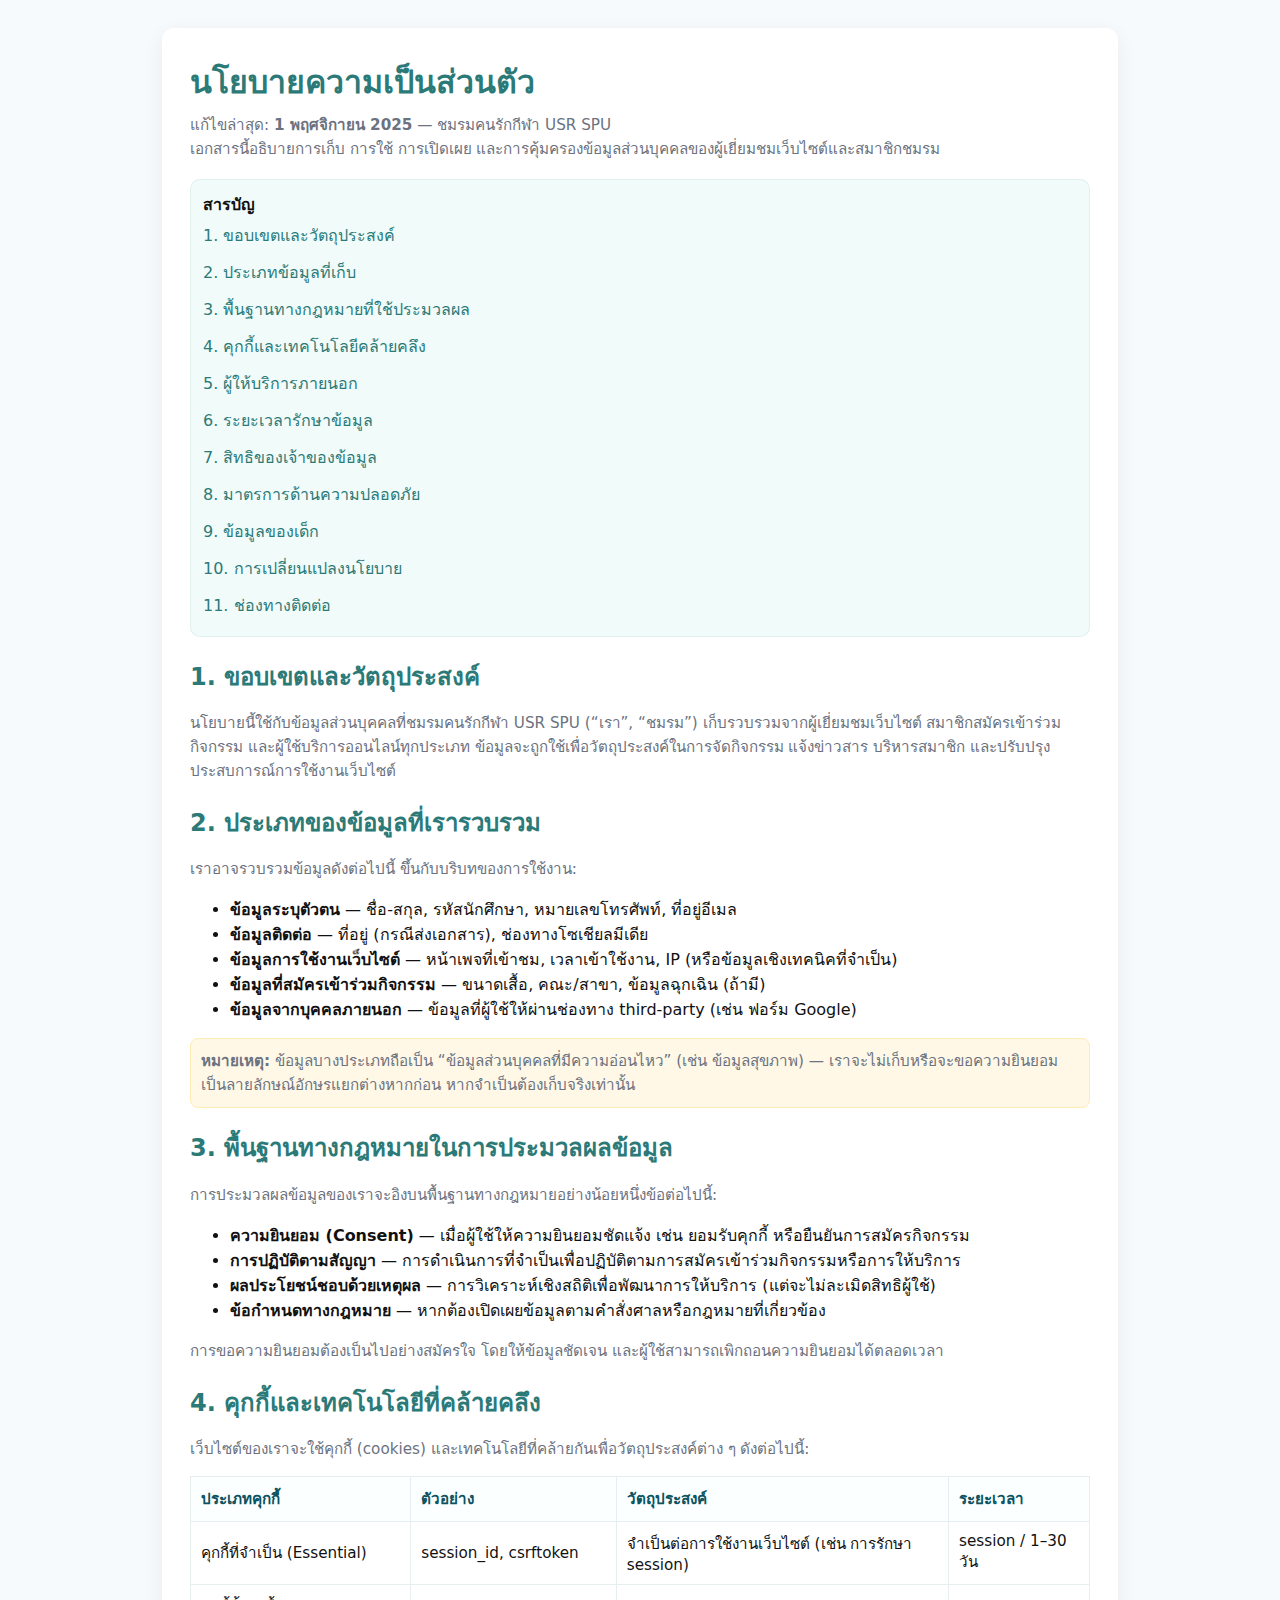
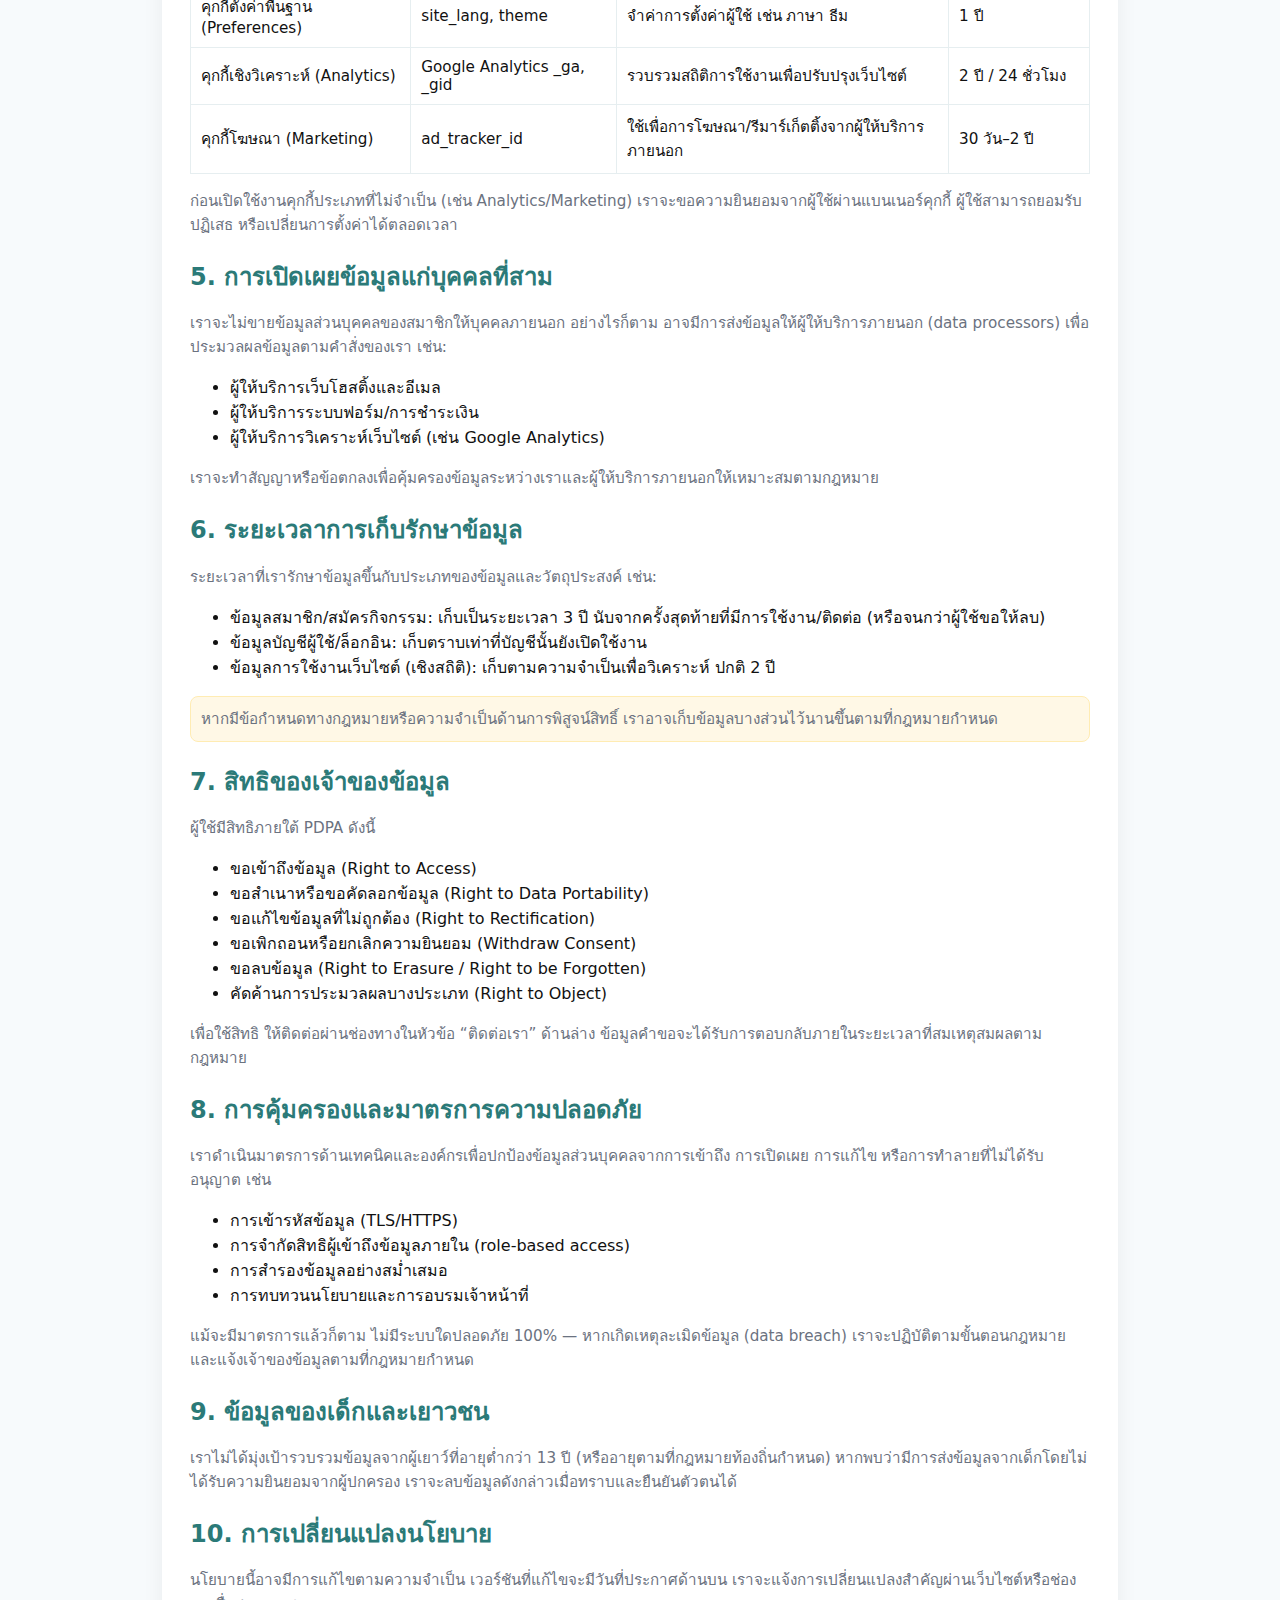
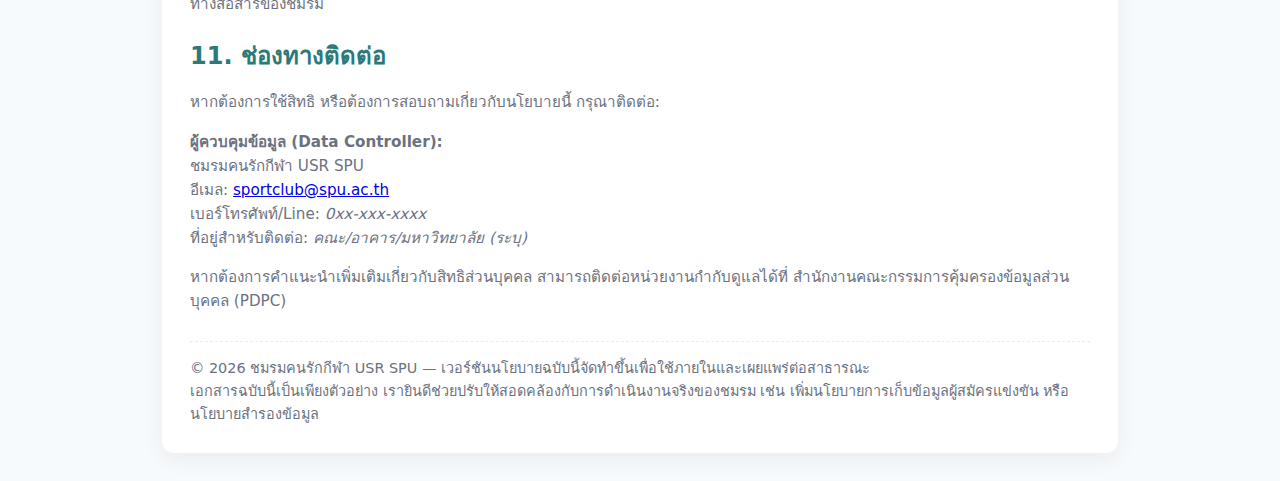
<file: privacy.html>
<!DOCTYPE html>
<html lang="th">
<head>
  <meta charset="utf-8" />
  <meta name="viewport" content="width=device-width,initial-scale=1" />
  <title>นโยบายความเป็นส่วนตัว | ชมรมคนรักกีฬา USR SPU</title>
  <style>
    :root{
      --accent:#2b7a78;
      --muted:#6b7280;
      --card:#ffffff;
      --bg:#f7fafc;
      --maxw:900px;
      --radius:12px;
      font-family: "Prompt", system-ui, -apple-system, "Segoe UI", Roboto, "Helvetica Neue", Arial;
    }
    body{background:var(--bg); color:#111; margin:0; padding:28px; display:flex; justify-content:center;}
    main{max-width:var(--maxw); width:100%; background:var(--card); border-radius:var(--radius); box-shadow:0 6px 22px rgba(10,10,10,0.06); padding:28px;}
    header h1{color:var(--accent); margin:0 0 6px 0;}
    header p{margin:0; color:var(--muted);}
    nav.toc{margin-top:18px; padding:12px; background:#f0fbfa; border-radius:10px; border:1px solid rgba(43,122,120,0.08);}
    nav.toc a{display:block; color:var(--accent); text-decoration:none; padding:6px 0;}
    section{margin-top:20px;}
    h2{color:var(--accent); margin-bottom:8px;}
    .small{color:var(--muted); font-size:0.95rem;}
    table.cookie-table{width:100%; border-collapse:collapse; margin-top:10px;}
    table.cookie-table th, table.cookie-table td{border:1px solid #e6eef0; padding:10px; text-align:left; font-size:0.95rem;}
    table.cookie-table th{background:#fbffff; color:#0b5361;}
    .note{background:#fff8e6; padding:10px; border-radius:8px; border:1px solid #ffecb3; margin-top:10px;}
    footer{margin-top:28px; font-size:0.9rem; color:var(--muted); border-top:1px dashed #e6eef0; padding-top:14px;}
    .btn{display:inline-block; background:var(--accent); color:#fff; padding:8px 12px; border-radius:8px; text-decoration:none;}
    @media (max-width:640px){ main{padding:18px;} nav.toc a{font-size:0.95rem} }
  </style>
</head>
<body>
  <main>
    <header>
      <h1>นโยบายความเป็นส่วนตัว</h1>
      <p class="small">แก้ไขล่าสุด: <strong>1 พฤศจิกายน 2025</strong> — ชมรมคนรักกีฬา USR SPU</p>
      <p class="small">เอกสารนี้อธิบายการเก็บ การใช้ การเปิดเผย และการคุ้มครองข้อมูลส่วนบุคคลของผู้เยี่ยมชมเว็บไซต์และสมาชิกชมรม</p>
    </header>

    <nav class="toc" aria-label="สารบัญ">
      <strong>สารบัญ</strong>
      <a href="#scope">1. ขอบเขตและวัตถุประสงค์</a>
      <a href="#data-collected">2. ประเภทข้อมูลที่เก็บ</a>
      <a href="#legal-basis">3. พื้นฐานทางกฎหมายที่ใช้ประมวลผล</a>
      <a href="#cookies">4. คุกกี้และเทคโนโลยีคล้ายคลึง</a>
      <a href="#third-parties">5. ผู้ให้บริการภายนอก</a>
      <a href="#retention">6. ระยะเวลารักษาข้อมูล</a>
      <a href="#rights">7. สิทธิของเจ้าของข้อมูล</a>
      <a href="#security">8. มาตรการด้านความปลอดภัย</a>
      <a href="#children">9. ข้อมูลของเด็ก</a>
      <a href="#changes">10. การเปลี่ยนแปลงนโยบาย</a>
      <a href="#contact">11. ช่องทางติดต่อ</a>
    </nav>

    <section id="scope">
      <h2>1. ขอบเขตและวัตถุประสงค์</h2>
      <p class="small">
        นโยบายนี้ใช้กับข้อมูลส่วนบุคคลที่ชมรมคนรักกีฬา USR SPU (“เรา”, “ชมรม”) เก็บรวบรวมจากผู้เยี่ยมชมเว็บไซต์ สมาชิกสมัครเข้าร่วมกิจกรรม และผู้ใช้บริการออนไลน์ทุกประเภท
        ข้อมูลจะถูกใช้เพื่อวัตถุประสงค์ในการจัดกิจกรรม แจ้งข่าวสาร บริหารสมาชิก และปรับปรุงประสบการณ์การใช้งานเว็บไซต์
      </p>
    </section>

    <section id="data-collected">
      <h2>2. ประเภทของข้อมูลที่เรารวบรวม</h2>
      <p class="small">เราอาจรวบรวมข้อมูลดังต่อไปนี้ ขึ้นกับบริบทของการใช้งาน:</p>
      <ul>
        <li><strong>ข้อมูลระบุตัวตน</strong> — ชื่อ-สกุล, รหัสนักศึกษา, หมายเลขโทรศัพท์, ที่อยู่อีเมล</li>
        <li><strong>ข้อมูลติดต่อ</strong> — ที่อยู่ (กรณีส่งเอกสาร), ช่องทางโซเชียลมีเดีย</li>
        <li><strong>ข้อมูลการใช้งานเว็บไซต์</strong> — หน้าเพจที่เข้าชม, เวลาเข้าใช้งาน, IP (หรือข้อมูลเชิงเทคนิคที่จำเป็น)</li>
        <li><strong>ข้อมูลที่สมัครเข้าร่วมกิจกรรม</strong> — ขนาดเสื้อ, คณะ/สาขา, ข้อมูลฉุกเฉิน (ถ้ามี)</li>
        <li><strong>ข้อมูลจากบุคคลภายนอก</strong> — ข้อมูลที่ผู้ใช้ให้ผ่านช่องทาง third-party (เช่น ฟอร์ม Google)</li>
      </ul>
      <p class="small note"><strong>หมายเหตุ:</strong> ข้อมูลบางประเภทถือเป็น “ข้อมูลส่วนบุคคลที่มีความอ่อนไหว” (เช่น ข้อมูลสุขภาพ) — เราจะไม่เก็บหรือจะขอความยินยอมเป็นลายลักษณ์อักษรแยกต่างหากก่อน หากจำเป็นต้องเก็บจริงเท่านั้น</p>
    </section>

    <section id="legal-basis">
      <h2>3. พื้นฐานทางกฎหมายในการประมวลผลข้อมูล</h2>
      <p class="small">การประมวลผลข้อมูลของเราจะอิงบนพื้นฐานทางกฎหมายอย่างน้อยหนึ่งข้อต่อไปนี้:</p>
      <ul>
        <li><strong>ความยินยอม (Consent)</strong> — เมื่อผู้ใช้ให้ความยินยอมชัดแจ้ง เช่น ยอมรับคุกกี้ หรือยืนยันการสมัครกิจกรรม</li>
        <li><strong>การปฏิบัติตามสัญญา</strong> — การดำเนินการที่จำเป็นเพื่อปฏิบัติตามการสมัครเข้าร่วมกิจกรรมหรือการให้บริการ</li>
        <li><strong>ผลประโยชน์ชอบด้วยเหตุผล</strong> — การวิเคราะห์เชิงสถิติเพื่อพัฒนาการให้บริการ (แต่จะไม่ละเมิดสิทธิผู้ใช้)</li>
        <li><strong>ข้อกำหนดทางกฎหมาย</strong> — หากต้องเปิดเผยข้อมูลตามคำสั่งศาลหรือกฎหมายที่เกี่ยวข้อง</li>
      </ul>
      <p class="small">การขอความยินยอมต้องเป็นไปอย่างสมัครใจ โดยให้ข้อมูลชัดเจน และผู้ใช้สามารถเพิกถอนความยินยอมได้ตลอดเวลา</p>
    </section>

    <section id="cookies">
      <h2>4. คุกกี้และเทคโนโลยีที่คล้ายคลึง</h2>
      <p class="small">เว็บไซต์ของเราจะใช้คุกกี้ (cookies) และเทคโนโลยีที่คล้ายกันเพื่อวัตถุประสงค์ต่าง ๆ ดังต่อไปนี้:</p>

      <table class="cookie-table" aria-describedby="cookie-explain">
        <thead>
          <tr>
            <th>ประเภทคุกกี้</th>
            <th>ตัวอย่าง</th>
            <th>วัตถุประสงค์</th>
            <th>ระยะเวลา</th>
          </tr>
        </thead>
        <tbody>
          <tr>
            <td>คุกกี้ที่จำเป็น (Essential)</td>
            <td>session_id, csrftoken</td>
            <td>จำเป็นต่อการใช้งานเว็บไซต์ (เช่น การรักษา session)</td>
            <td>session / 1–30 วัน</td>
          </tr>
          <tr>
            <td>คุกกี้ตั้งค่าพื้นฐาน (Preferences)</td>
            <td>site_lang, theme</td>
            <td>จำค่าการตั้งค่าผู้ใช้ เช่น ภาษา ธีม</td>
            <td>1 ปี</td>
          </tr>
          <tr>
            <td>คุกกี้เชิงวิเคราะห์ (Analytics)</td>
            <td>Google Analytics _ga, _gid</td>
            <td>รวบรวมสถิติการใช้งานเพื่อปรับปรุงเว็บไซต์</td>
            <td>2 ปี / 24 ชั่วโมง</td>
          </tr>
          <tr>
            <td>คุกกี้โฆษณา (Marketing)</td>
            <td>ad_tracker_id</td>
            <td>ใช้เพื่อการโฆษณา/รีมาร์เก็ตติ้งจากผู้ให้บริการภายนอก</td>
            <td>30 วัน–2 ปี</td>
          </tr>
        </tbody>
      </table>

      <p id="cookie-explain" class="small">ก่อนเปิดใช้งานคุกกี้ประเภทที่ไม่จำเป็น (เช่น Analytics/Marketing) เราจะขอความยินยอมจากผู้ใช้ผ่านแบนเนอร์คุกกี้ ผู้ใช้สามารถยอมรับ ปฏิเสธ หรือเปลี่ยนการตั้งค่าได้ตลอดเวลา</p>
    </section>

    <section id="third-parties">
      <h2>5. การเปิดเผยข้อมูลแก่บุคคลที่สาม</h2>
      <p class="small">เราจะไม่ขายข้อมูลส่วนบุคคลของสมาชิกให้บุคคลภายนอก อย่างไรก็ตาม อาจมีการส่งข้อมูลให้ผู้ให้บริการภายนอก (data processors) เพื่อประมวลผลข้อมูลตามคำสั่งของเรา เช่น:</p>
      <ul>
        <li>ผู้ให้บริการเว็บโฮสติ้งและอีเมล</li>
        <li>ผู้ให้บริการระบบฟอร์ม/การชำระเงิน</li>
        <li>ผู้ให้บริการวิเคราะห์เว็บไซต์ (เช่น Google Analytics)</li>
      </ul>
      <p class="small">เราจะทำสัญญาหรือข้อตกลงเพื่อคุ้มครองข้อมูลระหว่างเราและผู้ให้บริการภายนอกให้เหมาะสมตามกฎหมาย</p>
    </section>

    <section id="retention">
      <h2>6. ระยะเวลาการเก็บรักษาข้อมูล</h2>
      <p class="small">ระยะเวลาที่เรารักษาข้อมูลขึ้นกับประเภทของข้อมูลและวัตถุประสงค์ เช่น:</p>
      <ul>
        <li>ข้อมูลสมาชิก/สมัครกิจกรรม: เก็บเป็นระยะเวลา 3 ปี นับจากครั้งสุดท้ายที่มีการใช้งาน/ติดต่อ (หรือจนกว่าผู้ใช้ขอให้ลบ)</li>
        <li>ข้อมูลบัญชีผู้ใช้/ล็อกอิน: เก็บตราบเท่าที่บัญชีนั้นยังเปิดใช้งาน</li>
        <li>ข้อมูลการใช้งานเว็บไซต์ (เชิงสถิติ): เก็บตามความจำเป็นเพื่อวิเคราะห์ ปกติ 2 ปี</li>
      </ul>
      <p class="small note">หากมีข้อกำหนดทางกฎหมายหรือความจำเป็นด้านการพิสูจน์สิทธิ์ เราอาจเก็บข้อมูลบางส่วนไว้นานขึ้นตามที่กฎหมายกำหนด</p>
    </section>

    <section id="rights">
      <h2>7. สิทธิของเจ้าของข้อมูล</h2>
      <p class="small">ผู้ใช้มีสิทธิภายใต้ PDPA ดังนี้</p>
      <ul>
        <li>ขอเข้าถึงข้อมูล (Right to Access)</li>
        <li>ขอสำเนาหรือขอคัดลอกข้อมูล (Right to Data Portability)</li>
        <li>ขอแก้ไขข้อมูลที่ไม่ถูกต้อง (Right to Rectification)</li>
        <li>ขอเพิกถอนหรือยกเลิกความยินยอม (Withdraw Consent)</li>
        <li>ขอลบข้อมูล (Right to Erasure / Right to be Forgotten)</li>
        <li>คัดค้านการประมวลผลบางประเภท (Right to Object)</li>
      </ul>
      <p class="small">เพื่อใช้สิทธิ ให้ติดต่อผ่านช่องทางในหัวข้อ “ติดต่อเรา” ด้านล่าง ข้อมูลคำขอจะได้รับการตอบกลับภายในระยะเวลาที่สมเหตุสมผลตามกฎหมาย</p>
    </section>

    <section id="security">
      <h2>8. การคุ้มครองและมาตรการความปลอดภัย</h2>
      <p class="small">เราดำเนินมาตรการด้านเทคนิคและองค์กรเพื่อปกป้องข้อมูลส่วนบุคคลจากการเข้าถึง การเปิดเผย การแก้ไข หรือการทำลายที่ไม่ได้รับอนุญาต เช่น</p>
      <ul>
        <li>การเข้ารหัสข้อมูล (TLS/HTTPS)</li>
        <li>การจำกัดสิทธิผู้เข้าถึงข้อมูลภายใน (role-based access)</li>
        <li>การสำรองข้อมูลอย่างสม่ำเสมอ</li>
        <li>การทบทวนนโยบายและการอบรมเจ้าหน้าที่</li>
      </ul>
      <p class="small">แม้จะมีมาตรการแล้วก็ตาม ไม่มีระบบใดปลอดภัย 100% — หากเกิดเหตุละเมิดข้อมูล (data breach) เราจะปฏิบัติตามขั้นตอนกฎหมายและแจ้งเจ้าของข้อมูลตามที่กฎหมายกำหนด</p>
    </section>

    <section id="children">
      <h2>9. ข้อมูลของเด็กและเยาวชน</h2>
      <p class="small">เราไม่ได้มุ่งเป้ารวบรวมข้อมูลจากผู้เยาว์ที่อายุต่ำกว่า 13 ปี (หรืออายุตามที่กฎหมายท้องถิ่นกำหนด) หากพบว่ามีการส่งข้อมูลจากเด็กโดยไม่ได้รับความยินยอมจากผู้ปกครอง เราจะลบข้อมูลดังกล่าวเมื่อทราบและยืนยันตัวตนได้</p>
    </section>

    <section id="changes">
      <h2>10. การเปลี่ยนแปลงนโยบาย</h2>
      <p class="small">นโยบายนี้อาจมีการแก้ไขตามความจำเป็น เวอร์ชันที่แก้ไขจะมีวันที่ประกาศด้านบน เราจะแจ้งการเปลี่ยนแปลงสำคัญผ่านเว็บไซต์หรือช่องทางสื่อสารของชมรม</p>
    </section>

    <section id="contact">
      <h2>11. ช่องทางติดต่อ</h2>
      <p class="small">หากต้องการใช้สิทธิ หรือต้องการสอบถามเกี่ยวกับนโยบายนี้ กรุณาติดต่อ:</p>
      <p class="small">
        <strong>ผู้ควบคุมข้อมูล (Data Controller):</strong><br/>
        ชมรมคนรักกีฬา USR SPU<br/>
        อีเมล: <a href="mailto:sportclub@spu.ac.th">sportclub@spu.ac.th</a><br/>
        เบอร์โทรศัพท์/Line: <em>0xx-xxx-xxxx</em><br/>
        ที่อยู่สำหรับติดต่อ: <em>คณะ/อาคาร/มหาวิทยาลัย (ระบุ)</em>
      </p>
      <p class="small">หากต้องการคำแนะนำเพิ่มเติมเกี่ยวกับสิทธิส่วนบุคคล สามารถติดต่อหน่วยงานกำกับดูแลได้ที่ สำนักงานคณะกรรมการคุ้มครองข้อมูลส่วนบุคคล (PDPC)</p>
    </section>

    <footer>
      © <span id="year">2025</span> ชมรมคนรักกีฬา USR SPU — เวอร์ชันนโยบายฉบับนี้จัดทำขึ้นเพื่อใช้ภายในและเผยแพร่ต่อสาธารณะ<br/>
      เอกสารฉบับนี้เป็นเพียงตัวอย่าง เรายินดีช่วยปรับให้สอดคล้องกับการดำเนินงานจริงของชมรม เช่น เพิ่มนโยบายการเก็บข้อมูลผู้สมัครแข่งขัน หรือนโยบายสำรองข้อมูล
    </footer>
  </main>

  <script>
    // ใส่ปีอัตโนมัติ
    document.getElementById('year').textContent = new Date().getFullYear();
  </script>
</body>
</html>
</file>
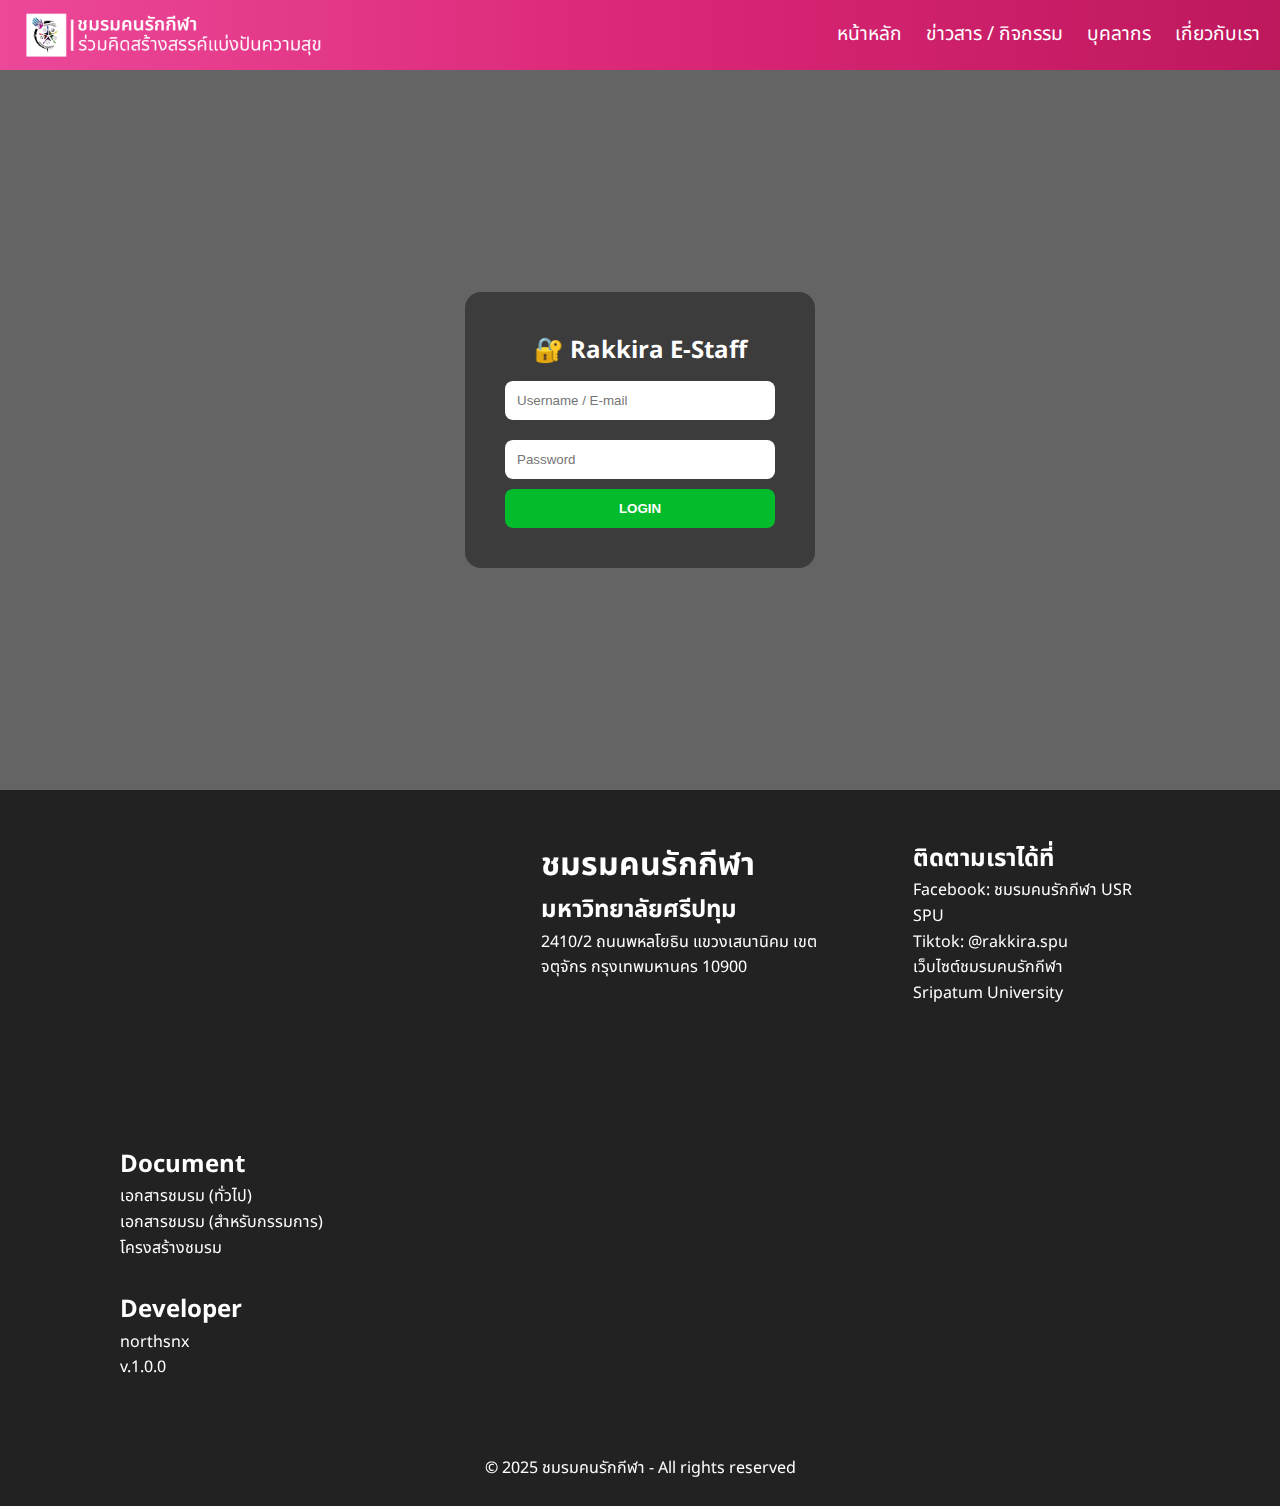
<file: register.html>
<!doctype html>
<html lang="th">

<head>
  <meta charset="utf-8" />
  <meta name="viewport" content="width=device-width, initial-scale=1" />
  <title>Rakkira Student Dashboard</title>
  <link
    href="https://fonts.googleapis.com/css2?family=Inter:wght@300;400;500;600;700&family=Noto+Sans+Thai:wght@300;400;500;600;700&display=swap"
    rel="stylesheet">
  <link rel="icon" href="https://northsnx.github.io/rakkira.spu/public/meta/favicon.png" type="image/png">
  <style>
    * {
      margin: 0;
      padding: 0;
      box-sizing: border-box;
    }

    body {
      font-family: 'Inter', 'Noto Sans Thai', sans-serif;
      background: linear-gradient(135deg, #667eea 0%, #764ba2 100%);
      min-height: 100vh;
      padding: 20px;
      color: #1a202c;
    }

    /* Container */
    .container {
      max-width: 1400px;
      margin: 0 auto;
    }

    /* Header Section */
    .header {
      text-align: center;
      margin-bottom: 40px;
      animation: fadeInDown 0.6s ease-out;
    }

    .header h1 {
      color: white;
      font-size: 2.5rem;
      font-weight: 700;
      margin-bottom: 10px;
      text-shadow: 0 2px 10px rgba(0, 0, 0, 0.2);
    }

    .header p {
      color: rgba(255, 255, 255, 0.9);
      font-size: 1.1rem;
    }

    /* Search Section */
    .search-section {
      background: white;
      border-radius: 20px;
      padding: 30px;
      box-shadow: 0 10px 40px rgba(0, 0, 0, 0.15);
      margin-bottom: 30px;
      animation: fadeInUp 0.6s ease-out 0.1s both;
    }

    .search-box {
      display: flex;
      gap: 15px;
      align-items: center;
      flex-wrap: wrap;
    }

    .search-input-wrapper {
      flex: 1;
      min-width: 300px;
      position: relative;
    }

    .search-input {
      width: 100%;
      padding: 16px 50px 16px 20px;
      border: 2px solid #e2e8f0;
      border-radius: 12px;
      font-size: 16px;
      transition: all 0.3s;
      font-family: inherit;
    }

    .search-input:focus {
      outline: none;
      border-color: #667eea;
      box-shadow: 0 0 0 3px rgba(102, 126, 234, 0.1);
    }

    .search-icon {
      position: absolute;
      right: 18px;
      top: 50%;
      transform: translateY(-50%);
      color: #a0aec0;
      font-size: 20px;
    }

    .btn {
      padding: 16px 28px;
      border: none;
      border-radius: 12px;
      font-size: 15px;
      font-weight: 600;
      cursor: pointer;
      transition: all 0.3s;
      font-family: inherit;
    }

    .btn-primary {
      background: linear-gradient(135deg, #04bb2c 0%, #056902 100%);
      color: white;
    }

    .btn-primary:hover {
      transform: translateY(-2px);
      box-shadow: 0 5px 20px rgba(102, 126, 234, 0.4);
    }

    .btn-secondary {
      background: #f7fafc;
      color: #4a5568;
      border: 2px solid #e2e8f0;
    }

    .btn-secondary:hover {
      background: #edf2f7;
    }

    /* Stats Grid */
    .stats-grid {
      display: grid;
      grid-template-columns: repeat(auto-fit, minmax(150px, 1fr));
      gap: 20px;
      margin-bottom: 30px;
      animation: fadeInUp 0.6s ease-out 0.2s both;
    }

    .stat-card {
      background: white;
      border-radius: 16px;
      padding: 25px;
      box-shadow: 0 4px 5px rgba(0, 0, 0, 0.08);
      transition: all 0.3s;
    }

    .stat-card:hover {
      transform: translateY(-5px);
      box-shadow: 0 8px 30px rgba(0, 0, 0, 0.12);
    }

    .stat-icon {
      width: 50px;
      height: 50px;
      border-radius: 12px;
      display: flex;
      align-items: center;
      justify-content: center;
      font-size: 24px;
      margin-bottom: 15px;
    }

    .stat-icon.purple {
      background: linear-gradient(135deg, #667eea 0%, #764ba2 100%);
      color: white;
    }

    .stat-icon.green {
      background: linear-gradient(135deg, #11998e 0%, #38ef7d 100%);
      color: white;
    }

    .stat-icon.orange {
      background: linear-gradient(135deg, #f093fb 0%, #f5576c 100%);
      color: white;
    }

    .stat-icon.blue {
      background: linear-gradient(135deg, #4facfe 0%, #00f2fe 100%);
      color: white;
    }

    .stat-label {
      font-size: 14px;
      color: #718096;
      margin-bottom: 8px;
      font-weight: 500;
    }

    .stat-value {
      font-size: 32px;
      font-weight: 700;
      color: #2d3748;
    }

    /* Main Content */
    .main-content {
      background: white;
      border-radius: 20px;
      padding: 30px;
      box-shadow: 0 10px 40px rgba(0, 0, 0, 0.1);
      animation: fadeInUp 0.6s ease-out 0.3s both;
    }

    /* Student Detail View */
    .student-detail {
      display: none;
      animation: fadeIn 0.4s ease-out;
    }

    .student-detail.active {
      display: block;
    }

    .back-button {
      display: inline-flex;
      align-items: center;
      gap: 8px;
      color: #667eea;
      font-weight: 600;
      cursor: pointer;
      margin-bottom: 20px;
      padding: 10px 15px;
      border-radius: 8px;
      transition: all 0.3s;
    }

    .back-button:hover {
      background: #f7fafc;
    }

    .student-card {
      background: linear-gradient(135deg, #667eea 0%, #764ba2 100%);
      border-radius: 16px;
      padding: 30px;
      color: white;
      margin-bottom: 30px;
    }

    .student-header {
      display: flex;
      align-items: center;
      gap: 20px;
      margin-bottom: 20px;
    }

    .student-avatar {
      width: 80px;
      height: 80px;
      border-radius: 50%;
      background: rgba(255, 255, 255, 0.2);
      display: flex;
      align-items: center;
      justify-content: center;
      font-size: 36px;
      font-weight: 700;
    }

    .student-info h2 {
      font-size: 28px;
      margin-bottom: 5px;
    }

    .student-id {
      font-size: 16px;
      opacity: 0.9;
    }

    .info-grid {
      display: grid;
      grid-template-columns: repeat(auto-fit, minmax(200px, 1fr));
      gap: 15px;
    }

    .info-item {
      background: rgba(255, 255, 255, 0.15);
      padding: 15px;
      border-radius: 12px;
      backdrop-filter: blur(10px);
    }

    .info-label {
      font-size: 13px;
      opacity: 0.9;
      margin-bottom: 5px;
    }

    .info-value {
      font-size: 16px;
      font-weight: 600;
    }

    /* Table View */
    .table-view {
      display: block;
    }

    .table-view.hidden {
      display: none;
    }

    .table-header {
      display: flex;
      justify-content: space-between;
      align-items: center;
      margin-bottom: 20px;
      flex-wrap: wrap;
      gap: 15px;
    }

    .table-title {
      font-size: 24px;
      font-weight: 700;
      color: #2d3748;
    }

    .last-updated {
      font-size: 14px;
      color: #718096;
      display: flex;
      align-items: center;
      gap: 8px;
    }

    .table-wrapper {
      overflow-x: auto;
      border-radius: 12px;
      border: 1px solid #e2e8f0;
    }

    table {
      width: max-content;
      min-width: 100%;
      border-collapse: separate;
      border-spacing: 0;
    }

    thead th {
      background: #f7fafc;
      padding: 15px;
      text-align: left;
      font-weight: 600;
      color: #4a5568;
      font-size: 14px;
      border-bottom: 2px solid #e2e8f0;
      white-space: nowrap;
      position: sticky;
      top: 0;
      z-index: 10;
    }

    tbody td {
      padding: 15px;
      border-bottom: 1px solid #f1f5f9;
      font-size: 14px;
      color: #2d3748;
      white-space: nowrap;
      max-width: 300px;
      overflow: hidden;
      text-overflow: ellipsis;
    }

    tbody td:hover {
      white-space: normal;
      word-wrap: break-word;
    }

    tbody tr {
      transition: all 0.2s;
      cursor: pointer;
    }

    tbody tr:hover {
      background: #f8fafc;
    }

    .link-button {
      display: inline-block;
      padding: 6px 12px;
      background: #667eea;
      color: white;
      border-radius: 6px;
      text-decoration: none;
      font-size: 13px;
      font-weight: 500;
      transition: all 0.3s;
    }

    .link-button:hover {
      background: #5568d3;
    }

    /* Loading State */
    .loading {
      text-align: center;
      padding: 40px;
      color: #718096;
    }

    .spinner {
      border: 3px solid #f3f4f6;
      border-top: 3px solid #667eea;
      border-radius: 50%;
      width: 40px;
      height: 40px;
      animation: spin 1s linear infinite;
      margin: 0 auto 15px;
    }

    /* Animations */
    @keyframes fadeInDown {
      from {
        opacity: 0;
        transform: translateY(-20px);
      }

      to {
        opacity: 1;
        transform: translateY(0);
      }
    }

    @keyframes fadeInUp {
      from {
        opacity: 0;
        transform: translateY(20px);
      }

      to {
        opacity: 1;
        transform: translateY(0);
      }
    }

    @keyframes fadeIn {
      from {
        opacity: 0;
      }

      to {
        opacity: 1;
      }
    }

    @keyframes spin {
      0% {
        transform: rotate(0deg);
      }

      100% {
        transform: rotate(360deg);
      }
    }

    /* Responsive Design */
    @media (max-width: 768px) {
      .header h1 {
        font-size: 2rem;
      }

      .search-box {
        flex-direction: column;
      }

      .search-input-wrapper {
        min-width: 100%;
      }

      .btn {
        width: 100%;
      }

      .stats-grid {
        grid-template-columns: 1fr;
        max-width: 150px;
      }

      .student-header {
        flex-direction: column;
        text-align: center;
      }

      table {
        display: table;
        overflow-x: auto;
      }

      .table-header {
        flex-direction: column;
        align-items: flex-start;
      }
    }

    /* Empty State */
    .empty-state {
      text-align: center;
      padding: 60px 20px;
      color: #718096;
    }

    .empty-icon {
      font-size: 64px;
      margin-bottom: 20px;
      opacity: 0.5;
    }

    .empty-text {
      font-size: 18px;
      font-weight: 500;
    }

    #logoutBtn {
      position: fixed;
      top: 20px;
      right: 20px;
      background: #e53e3e;
      color: white;
      border: none;
      border-radius: 8px;
      padding: 10px 18px;
      font-weight: 600;
      cursor: pointer;
      box-shadow: 0 3px 10px rgba(0, 0, 0, 0.2);
      z-index: 999;
    }
  </style>
</head>

<body>
  <div class="container">
    <!-- Header -->
    <div class="header">
      <h1>ระบบจัดการข้อมูลนักศึกษา ชมรมคนรักกีฬา</h1>
      <p>ชมรมคนรักกีฬา USR ร่วมคิดสร้างสรรค์แบ่งปันความสุข ปีที่ 8</p>
      <a href="https://docs.google.com/spreadsheets/d/13xKfx_oGYDGjdVYNKWgMEyvJKh9l3CzUaEhzi3U1i9c/edit?usp=sharing"
        target="_blank">Link Google Sheet</a>
    </div>

    <button id="logoutBtn">🚪 Logout</button>

    <!-- Search Section -->
    <div class="search-section">
      <div class="search-box">
        <div class="search-input-wrapper">
          <input id="searchInput" type="text" class="search-input"
            placeholder="ค้นหาด้วยรหัสนักศึกษา, ชื่อ, เบอร์โทร หรือข้อมูลอื่นๆ..." />
          <span class="search-icon">🔍</span>
        </div>
        <button id="refreshBtn" class="btn btn-primary">🔄 รีเฟรช</button>
        <button id="toggleAutoBtn" class="btn btn-secondary">⏸️ หยุดอัปเดตอัตโนมัติ</button>
      </div>
    </div>

    <!-- Statistics Grid -->
    <div class="stats-grid">
      <div class="stat-card">
        <div class="stat-icon purple">👥</div>
        <div class="stat-label">สมาชิกทั้งหมด</div>
        <div class="stat-value" id="totalMembers">0</div>
      </div>
      <div class="stat-card">
        <div class="stat-icon green">💰</div>
        <div class="stat-label">สมาชิกชมรม 60 บาท</div>
        <div class="stat-value" id="clubOnly">0</div>
      </div>
      <div class="stat-card">
        <div class="stat-icon orange">🏕️</div>
        <div class="stat-label">สมาชิกไปค่าย 360 บาท</div>
        <div class="stat-value" id="clubWithCamp360">0</div>
      </div>
      <div class="stat-card">
        <div class="stat-icon orange">🏕️</div>
        <div class="stat-label">สมาชิกไปค่าย 660 บาท</div>
        <div class="stat-value" id="clubWithCamp660">0</div>
      </div>
      <div class="stat-card">
        <div class="stat-icon green">✅</div>
        <div class="stat-label">ไปค่ายทั้งหมด</div>
        <div class="stat-value" id="totalCampCount">0</div>
      </div>
      <div class="stat-card">
        <div class="stat-icon purple">📝</div>
        <div class="stat-label">ลงทะเบียนวันนี้</div>
        <div class="stat-value" id="todayRegistrations">0</div>
      </div>
      <div class="stat-card">
        <div class="stat-icon orange">📊</div>
        <div class="stat-label">ผลการค้นหา</div>
        <div class="stat-value" id="searchResults">0</div>
      </div>
    </div>

    <!-- Main Content -->
    <div class="main-content">
      <!-- Student Detail View (Hidden by default) -->
      <div id="studentDetail" class="student-detail">
        <div class="back-button" onclick="backToTable()">
          ← กลับไปรายการทั้งหมด
        </div>
        <div id="studentDetailContent"></div>
      </div>

      <!-- Table View -->
      <div id="tableView" class="table-view">
        <div class="table-header">
          <h2 class="table-title">รายการสมาชิกทั้งหมด</h2>
          <div class="last-updated" id="lastUpdated">
            <span>⏱️</span>
            <span>กำลังโหลดข้อมูล...</span>
          </div>
        </div>

        <div id="tableContent">
          <div class="loading">
            <div class="spinner"></div>
            <p>กำลังโหลดข้อมูล...</p>
          </div>
        </div>
      </div>
    </div>
  </div>

  <script>
    // Configuration - Replace with your Google Sheets CSV URL
    const SHEET_CSV_URL = "https://docs.google.com/spreadsheets/d/e/2PACX-1vTQJ_qOOqzwryhHPH8knL8UOohmYNs72xYuBKqvYVU_jtUSUVh6WMnzeYBO1mogLx6fJPopWsNKEyIF/pub?output=csv";
    const POLL_INTERVAL_MS = 30000; // 30 seconds

    // Global state
    let autoRefresh = true;
    let allData = [];
    let filteredData = [];
    let headers = [];

    // DOM Elements
    const searchInput = document.getElementById('searchInput');
    const refreshBtn = document.getElementById('refreshBtn');
    const toggleAutoBtn = document.getElementById('toggleAutoBtn');
    const tableContent = document.getElementById('tableContent');
    const lastUpdated = document.getElementById('lastUpdated');
    const totalMembersEl = document.getElementById('totalMembers');
    const clubOnlyEl = document.getElementById('clubOnly');
    const clubWithCampEl360 = document.getElementById('clubWithCamp360');
    const clubWithCampEl660 = document.getElementById('clubWithCamp660');
    const todayRegistrationsEl = document.getElementById('todayRegistrations');
    const searchResultsEl = document.getElementById('searchResults');
    const studentDetail = document.getElementById('studentDetail');
    const studentDetailContent = document.getElementById('studentDetailContent');
    const tableView = document.getElementById('tableView');

    // Fetch and parse CSV data
    async function fetchCsv(url) {
      const response = await fetch(url, { cache: "no-store" });
      if (!response.ok) throw new Error("ไม่สามารถดึงข้อมูลได้");
      const text = await response.text();
      return parseCsv(text);
    }

    // Parse CSV text into array of objects
    function parseCsv(csvText) {
      const lines = csvText.split(/\r?\n/).filter(l => l.trim() !== "");
      if (lines.length === 0) return { headers: [], rows: [] };

      // Parse a single line (handles quoted values)
      const parseLine = (line) => {
        const result = [];
        let current = "";
        let inQuotes = false;

        for (let i = 0; i < line.length; i++) {
          const char = line[i];
          if (char === '"') {
            if (inQuotes && i + 1 < line.length && line[i + 1] === '"') {
              current += '"';
              i++;
            } else {
              inQuotes = !inQuotes;
            }
          } else if (char === ',' && !inQuotes) {
            result.push(current);
            current = "";
          } else {
            current += char;
          }
        }
        result.push(current);
        return result;
      };

      const hdrs = parseLine(lines[0]).map(h => h.trim());
      const dataRows = lines.slice(1).map(line => {
        const cols = parseLine(line);
        const obj = {};
        hdrs.forEach((header, idx) => {
          obj[header || `col${idx}`] = cols[idx] !== undefined ? cols[idx] : "";
        });
        return obj;
      }).filter(row => Object.values(row).some(v => v !== ""));

      return { headers: hdrs, rows: dataRows };
    }

    // Render table with data
    function renderTable(data) {
      if (data.length === 0) {
        tableContent.innerHTML = `
          <div class="empty-state">
            <div class="empty-icon">📭</div>
            <p class="empty-text">ไม่พบข้อมูล</p>
          </div>
        `;
        return;
      }

      let tableHtml = '<div class="table-wrapper"><table><thead><tr>';
      headers.forEach(header => {
        tableHtml += `<th>${header}</th>`;
      });
      tableHtml += '</tr></thead><tbody>';

      data.forEach((row, index) => {
        tableHtml += `<tr onclick="showStudentDetail(${index})">`;
        headers.forEach(header => {
          const value = row[header] || "";
          // Check if column is a slip/link column
          if (/สลิป|slip/i.test(header) && isValidUrl(value)) {
            tableHtml += `<td><a href="${value}" target="_blank" class="link-button" onclick="event.stopPropagation()">ดูสลิป</a></td>`;
          } else {
            tableHtml += `<td>${value}</td>`;
          }
        });
        tableHtml += '</tr>';
      });

      tableHtml += '</tbody></table></div>';
      tableContent.innerHTML = tableHtml;
    }

    // Show student detail view
    function showStudentDetail(index) {
      const student = filteredData[index];
      if (!student) return;

      // Get first letter for avatar
      const firstLetter = (student[headers[4]] || student[headers[5]] || "?")[0].toUpperCase();

      let detailHtml = `
        <div class="student-card">
          <div class="student-header">
            <div class="student-avatar">${firstLetter}</div>
            <div class="student-info">
              <h2>${student[headers[0]] || student[headers[1]] || 'ไม่ระบุชื่อ'}</h2>
              <p class="student-id">${student[headers[1]] || student[headers[0]] || ''}</p>
            </div>
          </div>
          <div class="info-grid">
      `;

      // Add all fields to info grid
      headers.forEach(header => {
        const value = student[header] || "-";
        if (!/สลิป|slip/i.test(header)) {
          detailHtml += `
            <div class="info-item">
              <div class="info-label">${header}</div>
              <div class="info-value">${value}</div>
            </div>
          `;
        } else if (isValidUrl(value)) {
          detailHtml += `
            <div class="info-item">
              <div class="info-label">${header}</div>
              <div class="info-value"><a href="${value}" target="_blank" class="link-button">ดูสลิป</a></div>
            </div>
          `;
        }
      });

      detailHtml += '</div></div>';
      studentDetailContent.innerHTML = detailHtml;

      // Show detail view, hide table
      studentDetail.classList.add('active');
      tableView.classList.add('hidden');
    }

    // Back to table view
    function backToTable() {
      studentDetail.classList.remove('active');
      tableView.classList.remove('hidden');
    }

    // Check if string is valid URL
    function isValidUrl(str) {
      if (!str) return false;
      try {
        const url = new URL(str);
        return url.protocol === "http:" || url.protocol === "https:";
      } catch {
        return false;
      }
    }

    // Filter data based on search query
    function filterData(query) {
      if (!query) return allData;
      query = query.trim().toLowerCase();
      return allData.filter(row => {
        return headers.some(header => {
          return (row[header] || "").toLowerCase().includes(query);
        });
      });
    }

    function updateStats() {
      totalMembersEl.textContent = allData.length;
      searchResultsEl.textContent = filteredData.length;

      // ค้นหาคอลัมน์ประเภทสมาชิก
      const memberTypeColumn = headers.find(h =>
        h.includes('ประเภทสมาชิก') || h.includes('ประเภท') || h.includes('membership')
      );

      // สมาชิกชมรม 60 บาท
      const clubOnlyCount = allData.filter(row => {
        const value = memberTypeColumn ? (row[memberTypeColumn] || "") : "";
        return value.includes('60 บาท') && !value.includes('360') && !value.includes('660');
      }).length;
      clubOnlyEl.textContent = clubOnlyCount;

      // สมาชิกไปค่าย 360 บาท
      const clubWithCampCount360 = allData.filter(row => {
        const value = memberTypeColumn ? (row[memberTypeColumn] || "") : "";
        return value.includes('360 บาท') || value.includes('360');
      }).length;
      clubWithCampEl360.textContent = clubWithCampCount360;

      // สมาชิกไปค่าย 660 บาท
      const clubWithCampCount660 = allData.filter(row => {
        const value = memberTypeColumn ? (row[memberTypeColumn] || "") : "";
        return value.includes('660 บาท') || value.includes('660');
      }).length;
      clubWithCampEl660.textContent = clubWithCampCount660;

      // ✅ รวมสมาชิกไปค่ายทั้งหมด (360 + 660)
      const totalCampCount = clubWithCampCount360 + clubWithCampCount660;
      const totalCampCountEl = document.getElementById("totalCampCount");
      if (totalCampCountEl) totalCampCountEl.textContent = totalCampCount;

      // ลงทะเบียนวันนี้
      const today = new Date();
      const todayDay = today.getDate();
      const todayMonth = today.getMonth() + 1;
      const todayYear = today.getFullYear();

      const todayCount = allData.filter(row => {
        const timestamp = row['ประทับเวลา'];
        if (!timestamp) return false;
        const [datePart] = timestamp.split(",");
        const [day, month, year] = datePart.split("/").map(Number);
        return day === todayDay && month === todayMonth && year === todayYear;
      }).length;

      todayRegistrationsEl.textContent = todayCount;
    }



    // Load and render data
    async function loadData() {
      try {
        lastUpdated.innerHTML = '<span>⏱️</span><span>กำลังโหลดข้อมูล...</span>';

        const data = await fetchCsv(SHEET_CSV_URL);
        headers = data.headers;
        allData = data.rows;

        // Apply current search filter
        const query = searchInput.value;
        filteredData = filterData(query);

        renderTable(filteredData);
        updateStats();

        const now = new Date();
        lastUpdated.innerHTML = `<span>✅</span><span>อัปเดตเมื่อ: ${now.toLocaleString('th-TH')}</span>`;
      } catch (error) {
        console.error(error);
        lastUpdated.innerHTML = `<span>❌</span><span>เกิดข้อผิดพลาด: ${error.message}</span>`;
        tableContent.innerHTML = `
          <div class="empty-state">
            <div class="empty-icon">⚠️</div>
            <p class="empty-text">ไม่สามารถโหลดข้อมูลได้<br><small>กรุณาตรวจสอบ URL และการเชื่อมต่ออินเทอร์เน็ต</small></p>
          </div>
        `;
      }
    }

    // Event Listeners
    let searchTimeout;
    searchInput.addEventListener('input', () => {
      clearTimeout(searchTimeout);
      searchTimeout = setTimeout(() => {
        const query = searchInput.value;
        filteredData = filterData(query);
        renderTable(filteredData);
        updateStats();
      }, 300);
    });

    refreshBtn.addEventListener('click', loadData);

    toggleAutoBtn.addEventListener('click', () => {
      autoRefresh = !autoRefresh;
      toggleAutoBtn.innerHTML = autoRefresh
        ? '⏸️ หยุดอัปเดตอัตโนมัติ'
        : '▶️ เริ่มอัปเดตอัตโนมัติ';
      toggleAutoBtn.className = autoRefresh ? 'btn btn-secondary' : 'btn btn-primary';
    });

    // Initialize
    (async function init() {
      if (!SHEET_CSV_URL || SHEET_CSV_URL === "SHEET_CSV_URL") {
        tableContent.innerHTML = `
          <div class="empty-state">
            <div class="empty-icon">⚙️</div>
            <p class="empty-text">กรุณาตั้งค่า SHEET_CSV_URL ในโค้ด<br><small>แก้ไขตัวแปร SHEET_CSV_URL ให้เป็น URL ของ Google Sheets CSV</small></p>
          </div>
        `;
        return;
      }

      await loadData();

      // Auto refresh interval
      setInterval(async () => {
        if (autoRefresh) {
          await loadData();
        }
      }, POLL_INTERVAL_MS);
    })();

    // Make backToTable function global
    window.backToTable = backToTable;
    window.showStudentDetail = showStudentDetail;

    // =============== 🔒 ป้องกันเข้าหน้าโดยตรงถ้าไม่ล็อกอิน ===============
    const isLoggedIn = localStorage.getItem("loggedIn");

    if (!isLoggedIn || isLoggedIn !== "true") {
      // ถ้ายังไม่ล็อกอิน จะเด้งกลับหน้า login
      alert("กรุณาเข้าสู่ระบบก่อนเข้าถึงหน้านี้");
      window.location.href = "login.html"; // <-- เปลี่ยนชื่อไฟล์ได้ตามหน้า login ของคุณ
    }

    // =============== 🚪 ปุ่ม Logout ===============
    const logoutBtn = document.getElementById("logoutBtn");
    logoutBtn.addEventListener("click", () => {
      if (confirm("คุณต้องการออกจากระบบหรือไม่?")) {
        localStorage.removeItem("loggedIn");
        window.location.href = "login.html"; // กลับไปหน้า login
      }
    });
  </script>
</body>

</html>
</file>
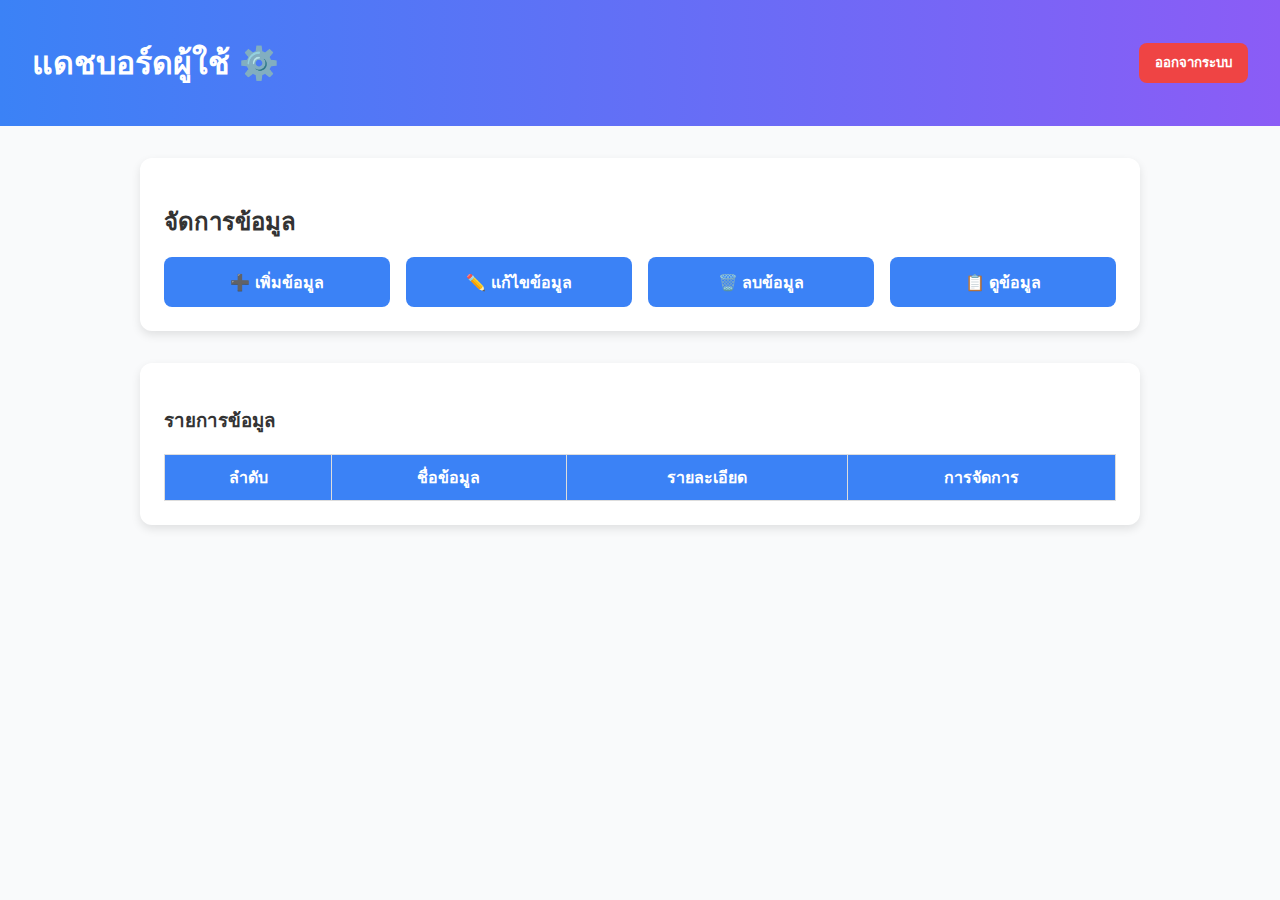
<file: user.html>
<!DOCTYPE html>
<html lang="th">
<head>
  <meta charset="UTF-8" />
  <meta name="viewport" content="width=device-width, initial-scale=1.0" />
  <title>แดชบอร์ดผู้ใช้ | ชมรมคนรักกีฬา</title>
  <link rel="stylesheet" href="style-user.css" />
</head>

<body>
  <!-- Header -->
  <header class="user-header">
    <h1>แดชบอร์ดผู้ใช้ ⚙️</h1>
    <button class="logout-btn" onclick="logout()">ออกจากระบบ</button>
  </header>

  <!-- Main Content -->
  <main class="user-main">
    <section class="action-panel">
      <h2>จัดการข้อมูล</h2>
      <div class="button-group">
        <button onclick="addData()">➕ เพิ่มข้อมูล</button>
        <button onclick="editData()">✏️ แก้ไขข้อมูล</button>
        <button onclick="deleteData()">🗑️ ลบข้อมูล</button>
        <button onclick="viewData()">📋 ดูข้อมูล</button>
      </div>
    </section>

    <section class="data-section">
      <h3>รายการข้อมูล</h3>
      <table id="dataTable">
        <thead>
          <tr>
            <th>ลำดับ</th>
            <th>ชื่อข้อมูล</th>
            <th>รายละเอียด</th>
            <th>การจัดการ</th>
          </tr>
        </thead>
        <tbody>
          <!-- ข้อมูลจะถูกเพิ่มผ่าน JavaScript -->
        </tbody>
      </table>
    </section>
  </main>

  <script src="user.js"></script>
</body>
</html>
</file>
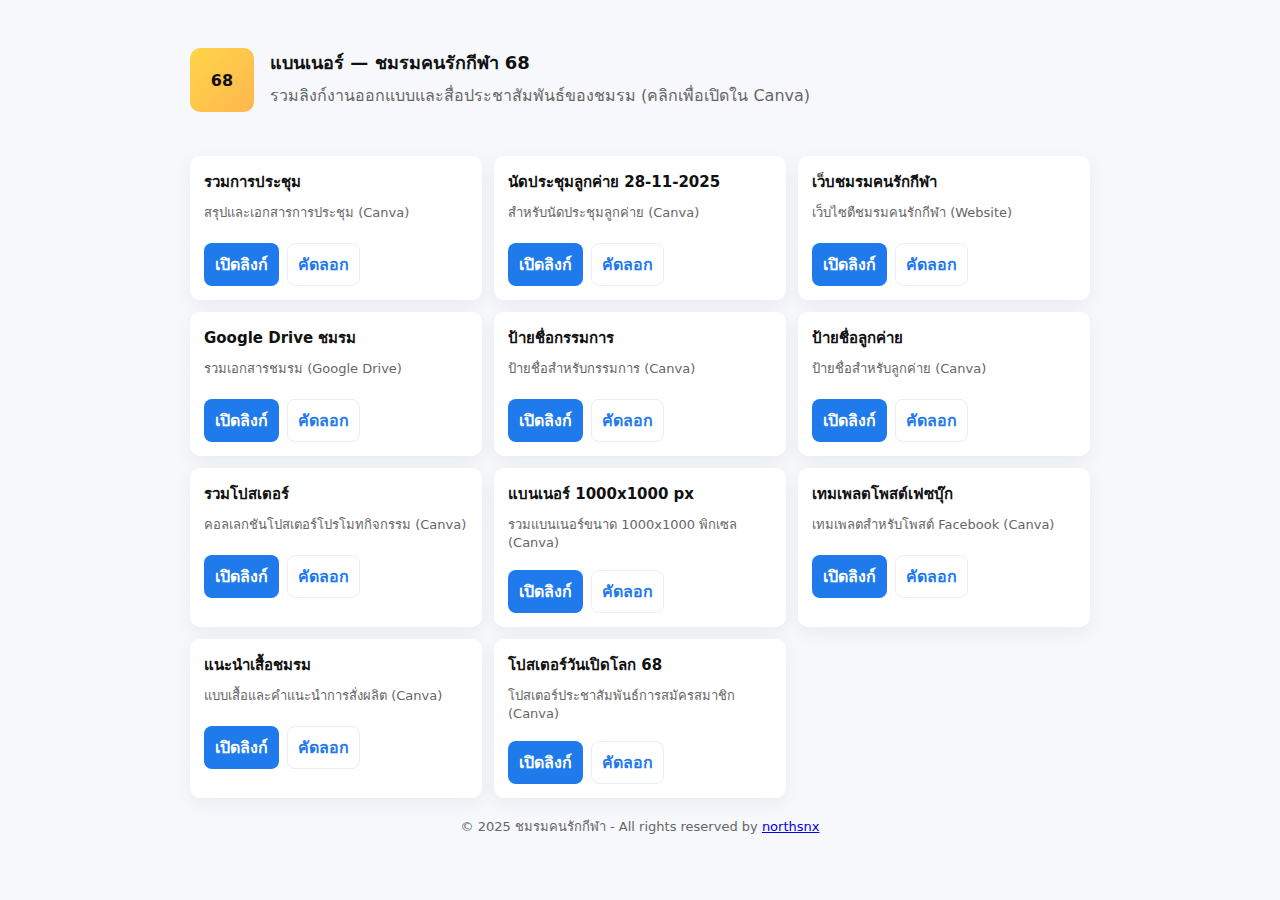
<file: src/page/document.html>
<!doctype html>
<html lang="th">

<head>
  <meta charset="utf-8">
  <meta name="viewport" content="width=device-width,initial-scale=1">
  <title>รวมลิงก์ — ชมรมคนรักกีฬา 68</title>
  <style>
    :root {
      --bg: #f6f8fb;
      --card: #ffffff;
      --accent: #1f7aec;
      --muted: #666
    }

    body {
      font-family: system-ui, -apple-system, Segoe UI, Roboto, 'Noto Sans Thai', "Helvetica Neue", Arial;
      margin: 0;
      background: var(--bg);
      color: #111
    }

    .wrap {
      max-width: 900px;
      margin: 28px auto;
      padding: 20px
    }

    header {
      display: flex;
      gap: 16px;
      margin-bottom: 30px;
    }

    .logo {
      width: 64px;
      height: 64px;
      border-radius: 10px;
      flex: 0 0 64px;
      background: linear-gradient(135deg, #ffd54a, #ffb74d);
      display: flex;
      align-items: center;
      justify-content: center;
      font-weight: 700;
    }

    h1 {
      font-size: 18px;
      margin: 0
    }

    p.lead {
      margin: 6px 0 18px;
      color: var(--muted)
    }

    .grid {
      display: grid;
      grid-template-columns: repeat(auto-fit, minmax(260px, 1fr));
      gap: 12px
    }

    .card {
      background: var(--card);
      padding: 14px;
      border-radius: 10px;
      box-shadow: 0 6px 18px rgba(15, 30, 60, 0.06);
      display: flex;
      flex-direction: column;
      gap: 8px
    }

    .card h3 {
      margin: 0;
      font-size: 15px
    }

    .card p {
      margin: 0;
      color: var(--muted);
      font-size: 13px
    }

    .actions {
      margin-top: 12px;
      display: flex;
      gap: 8px
    }

    a.btn {
      display: inline-block;
      padding: 8px 10px;
      border-radius: 8px;
      text-decoration: none;
      font-weight: 600;
      border: 1px solid transparent
    }

    a.primary {
      background: var(--accent);
      color: white
    }

    a.ghost {
      background: transparent;
      color: var(--accent);
      border-color: rgba(31, 122, 236, 0.12)
    }

    footer {
      margin-top: 18px;
      color: var(--muted);
      font-size: 13px;
      text-align: center
    }

    .small {
      font-size: 12px;
      color: var(--muted)
    }

    @media (max-width:420px) {
      .wrap {
        padding: 12px
      }
    }
  </style>
</head>

<body>
  
  <div class="wrap">
    <header>
      <div class="logo">68</div>
      <div>
        <h1>แบนเนอร์ — ชมรมคนรักกีฬา 68</h1>
        <p class="lead">รวมลิงก์งานออกแบบและสื่อประชาสัมพันธ์ของชมรม (คลิกเพื่อเปิดใน Canva)</p>
      </div>
    </header>

    <main>
      <div id="content" class="grid"></div>

      <footer>
        <p>&copy; 2025 ชมรมคนรักกีฬา - All rights reserved by <a href="https://northsnx.github.io/portfolio"
            target="_blank">northsnx</a></p>
      </footer>
    </main>
  </div>

  <script>
    const data = {
      title: "แบนเนอร์ — ชมรมคนรักกีฬา 68",
      description: "รวมลิงก์งานออกแบบและสื่อประชาสัมพันธ์ของชมรม (คลิกเพื่อเปิดใน Canva)",
      items: [
        {
          name: "รวมการประชุม",
          description: "สรุปและเอกสารการประชุม (Canva)",
          url: "https://www.canva.com/design/DAG1FfmzxzQ/0dmYhHuR5pu4LhlSwD0lug/edit?utm_content=DAG1FfmzxzQ&utm_campaign=designshare&utm_medium=link2&utm_source=sharebutton"
        },
        {
          name: "นัดประชุมลูกค่าย 28-11-2025",
          description: "สำหรับนัดประชุมลูกค่าย (Canva)",
          url: "https://www.canva.com/design/DAG4qO-7Wgw/6d06Fao8Pod_degwv6n2Sg/edit?utm_content=DAG4qO-7Wgw&utm_campaign=designshare&utm_medium=link2&utm_source=sharebutton"
        },
        {
          name: "เว็บชมรมคนรักกีฬา",
          description: "เว็บไซตืชมรมคนรักกีฬา (Website)",
          url: "https://northsnx.github.io/rakkira.spu"
        },
        {
          name: "Google Drive ชมรม",
          description: "รวมเอกสารชมรม (Google Drive)",
          url: "https://drive.google.com/drive/folders/1baq9QFWmImjk16jOH2HjRUG6RBTY07W0?usp=drive_link"
        },
        {
          name: "ป้ายชื่อกรรมการ",
          description: "ป้ายชื่อสำหรับกรรมการ (Canva)",
          url: "https://www.canva.com/design/DAG1UzFZbCI/kXUKJk9M2A-mQenxvoi3SA/edit?utm_content=DAG1UzFZbCI&utm_campaign=designshare&utm_medium=link2&utm_source=sharebutton"
        },
        {
          name: "ป้ายชื่อลูกค่าย",
          description: "ป้ายชื่อสำหรับลูกค่าย (Canva)",
          url: "https://www.canva.com/design/DAG1j_Uh5XQ/yM15QZtjBnhVCtHbSPnRJw/edit?utm_content=DAG1j_Uh5XQ&utm_campaign=designshare&utm_medium=link2&utm_source=sharebutton"
        },
        {
          name: "รวมโปสเตอร์",
          description: "คอลเลกชันโปสเตอร์โปรโมทกิจกรรม (Canva)",
          url: "https://www.canva.com/design/DAGZ6Z8mleQ/YiIxT_mo-3UwoRLAESCo0Q/edit?utm_content=DAGZ6Z8mleQ&utm_campaign=designshare&utm_medium=link2&utm_source=sharebutton"
        },
        {
          name: "แบนเนอร์ 1000x1000 px",
          description: "รวมแบนเนอร์ขนาด 1000x1000 พิกเซล (Canva)",
          url: "https://www.canva.com/design/DAG3wcVvYVw/bppfGIalSuQ9t4zWSvCYfg/edit?utm_content=DAG3wcVvYVw&utm_campaign=designshare&utm_medium=link2&utm_source=sharebutton"
        },
        {
          name: "เทมเพลตโพสต์เฟซบุ๊ก",
          description: "เทมเพลตสำหรับโพสต์ Facebook (Canva)",
          url: "https://www.canva.com/design/DAGwJy5cbGk/A501ZMjIBolV3Up5mnBTDg/edit?utm_content=DAGwJy5cbGk&utm_campaign=designshare&utm_medium=link2&utm_source=sharebutton"
        },
        {
          name: "แนะนำเสื้อชมรม",
          description: "แบบเสื้อและคำแนะนำการสั่งผลิต (Canva)",
          url: "https://www.canva.com/design/DAGXINI6Ao8/fxQZUlMiaXY_LLDu_YFKXA/edit?utm_content=DAGXINI6Ao8&utm_campaign=designshare&utm_medium=link2&utm_source=sharebutton"
        },
        {
          name: "โปสเตอร์วันเปิดโลก 68",
          description: "โปสเตอร์ประชาสัมพันธ์การสมัครสมาชิก (Canva)",
          url: "https://www.canva.com/design/DAG2qnJCBEY/t0RSMI2-F1XzxE_UAWehrw/edit?utm_content=DAG2qnJCBEY&utm_campaign=designshare&utm_medium=link2&utm_source=sharebutton"
        }
      ]
    };

    const content = document.getElementById('content');

    data.items.forEach(item => {
      const article = document.createElement('article');
      article.className = 'card';
      article.innerHTML = `
        <h3>${item.name}</h3>
        <p class="small">${item.description}</p>
        <div class="actions">
          <a class="btn primary" href="${item.url}" target="_blank" rel="noopener">เปิดลิงก์</a>
          <a class="btn ghost" href="#" onclick="copyLink(event,'${item.url}')">คัดลอก</a>
        </div>
      `;
      content.appendChild(article);
    });

    function copyLink(e, txt) {
      e.preventDefault();
      if (navigator.clipboard) {
        navigator.clipboard.writeText(txt)
          .then(() => alert('คัดลอกลิงก์แล้ว!'))
          .catch(() => fallbackCopy(txt));
      } else {
        fallbackCopy(txt);
      }
    }

    function fallbackCopy(txt) {
      const tempInput = document.createElement('input');
      tempInput.value = txt;
      document.body.appendChild(tempInput);
      tempInput.select();
      try {
        document.execCommand('copy');
        alert('คัดลอกลิงก์แล้ว!');
      } catch {
        prompt('คัดลอกลิงก์นี้:', txt);
      }
      document.body.removeChild(tempInput);
    }

  </script>
</body>

</html>
</file>
<file: style.css>
@import url('https://fonts.googleapis.com/css2?family=Noto+Sans+Thai:wght@100..900&display=swap');

/* ========== CSS Variables ========== */
:root {

  --color-primary: #be185d;
  --color-primary-light: #ec4899;
  --color-primary-dark: #9d174d;
  --color-secondary: #db2777;
  --color-accent: #fde047;
  --color-pink-light: #F687B3;
  --color-pink-lighter: #FBC1CC;
  --color-pink-active: #e31b85;
  --color-pink-bg: #f7d4e6;



  /* Neutrals */
  --color-white: #ffffff;
  --color-black: #000000;
  --color-dark: #222;
  --color-gray: gray;
  --color-gray-light: #afafaf;
  --color-gray-lighter: #e0e0e0;
  --color-gray-lightest: #e9e9e9;
  --color-text: #222;
  --color-text-light: rgb(80, 79, 79);
  --color-bg: #f9f9f9;

  /* Spacing */
  --spacing-xs: 5px;
  --spacing-sm: 10px;
  --spacing-md: 20px;
  --spacing-lg: 30px;
  --spacing-xl: 50px;
  --spacing-2xl: 100px;

  /* Font Sizes */
  --font-size-sm: 0.9rem;
  --font-size-base: 1rem;
  --font-size-md: 1.2rem;
  --font-size-lg: 1.5rem;
  --font-size-xl: 2rem;
  --font-size-2xl: 2.2rem;
  --font-size-3xl: 3rem;
  --font-size-4xl: 4rem;
  --font-size-5xl: 5rem;

  /* Layout */
  --container-max-width: 1400px;
  --container-medium: 1200px;
  --container-small: 1000px;
  --nav-max-width: 1500px;

  /* Border Radius */
  --radius-sm: 8px;
  --radius-md: 10px;
  --radius-lg: 12px;
  --radius-xl: 50px;
  --radius-full: 50%;

  /* Transitions */
  --transition-fast: 0.2s ease;
  --transition-normal: 0.3s ease;
  --transition-slow: 1s ease-in-out;

  /* Shadows */
  --shadow-sm: 0 4px 8px rgba(0, 0, 0, 0.2);
  --shadow-md: 0 4px 10px rgba(0, 0, 0, 0.2);
  --shadow-lg: 0 6px 18px rgba(0, 0, 0, 0.25);
  --shadow-xl: 0 10px 25px rgba(0, 0, 0, 0.3);

  /* Other */
  --nav-height: 60px;
  --overlay-dark: rgba(0, 0, 0, 0.6);
  --overlay-darker: rgba(0, 0, 0, 0.4);
}

/* ========== Reset & Base ========== */
* {
  box-sizing: border-box;
  margin: 0;
  padding: 0;
  scrollbar-width: thin;
  scrollbar-color: var(--color-primary) rgba(255, 255, 255, 0.1);
}

html {
  scroll-behavior: smooth;
}

body {
  font-family: "Noto Sans Thai", sans-serif;
  background: var(--color-bg);
  color: var(--color-text);
  line-height: 1.6;
  margin: 0;
}

main {
  min-height: calc(100vh - 130px);
}

a {
  text-decoration: none;
  color: inherit;
  transition: color var(--transition-normal);
  display: flex;
}

a:hover {
  text-decoration: underline;
}

.container {
  max-width: var(--container-max-width);
  margin: 0 auto;
  padding: var(--spacing-xs);
}

/* ========== Navbar ========== */
.nav-bar {
  background: linear-gradient(to right, var(--color-primary-light), var(--color-secondary), var(--color-primary));
  color: var(--color-white);
  padding: var(--spacing-sm) 0;
  position: relative;
  z-index: 10;
}

.nav-content {
  display: flex;
  justify-content: space-between;
  align-items: center;
  max-width: var(--nav-max-width);
}

.logo-title {
  display: flex;
  align-items: center;
}

.nav-logo {
  width: auto;
  height: 50px;
}

.logo-title h1 a {
  font-size: var(--font-size-lg);
  font-weight: 800;
  color: var(--color-white);
  text-decoration: none;
  text-shadow: 1px 1px 3px rgba(0, 0, 0, 0.2);
}

.menu {
  display: flex;
  align-items: center;
  gap: 24px;
}

.menu a {
  color: var(--color-white);
  font-size: var(--font-size-md);
  text-decoration: none;
  position: relative;
  transition: color var(--transition-normal);
}

.menu a::after {
  content: "";
  position: absolute;
  left: 0;
  bottom: -3px;
  width: 0;
  height: 2px;
  background: var(--color-accent);
  transition: width var(--transition-normal);
}

.menu a:hover {
  color: var(--color-accent);
}

.menu a:hover::after {
  width: 100%;
}

.menu-toggle {
  display: none;
  font-size: var(--font-size-xl);
  color: var(--color-white);
  cursor: pointer;
  position: relative;
  z-index: 1001;
}

/* ========== Hero Sections ========== */
.hero-section,
.about-us-hero-section {
  position: relative;
  padding: var(--spacing-xl) 0;
  color: var(--color-white);
  background: center/cover no-repeat;
  text-align: left;
}

.hero-section {
  background-image: url("./public/assets/images/images-cover/MainCover.jpg");
}

.about-us-hero-section {
  background-image: url("./public/assets/images/images-cover/AboutUsCover.jpg");
  text-align: center;
}

.hero-section::before,
.about-us-hero-section::before {
  content: "";
  position: absolute;
  inset: 0;
  background: var(--overlay-dark);
}

.hero-section>*,
.about-us-hero-section>* {
  position: relative;
  z-index: 1;
}

.hero-section h1 {
  font-size: var(--font-size-5xl);
}

.hero-section h2 {
  font-size: var(--font-size-3xl);
  font-weight: 400;
}

.hero-section-container,
.about-us-hero-section-container {
  max-width: var(--nav-max-width);
  margin: 0 auto;
}

.hero-section-container {
  padding-bottom: 200px;
}

.about-us-hero-section-container {
  max-width: var(--container-small);
}

.about-us-hero-section h1 {
  font-size: var(--font-size-4xl);
}

.about-us-hero-section h2 {
  font-size: var(--font-size-2xl);
  font-weight: 400;
  margin-bottom: var(--spacing-md);
}

.about-us-hero-section h3 {
  font-size: var(--font-size-lg);
  font-weight: 350;
}

.about-us-hero-section img {
  width: 100%;
  max-height: 200px;
  height: auto;
  margin: var(--spacing-md) 0;
  object-fit: contain;
}

/* Hero Buttons */
.hero-section-btn,
.about-us-hero-section-btn {
  border: 2px solid var(--color-white);
  color: var(--color-white);
  font-weight: bold;
  font-size: var(--font-size-md);
  cursor: pointer;
  display: inline-block;
  padding: var(--spacing-sm) 25px;
  border-radius: var(--radius-sm);
  transition: background-color var(--transition-normal), transform var(--transition-fast);
  margin-top: var(--spacing-md);
}

.hero-section-btn:hover,
.about-us-hero-section-btn:hover {
  background-color: var(--color-white);
  color: var(--color-black);
  transform: scale(1.05);
  text-decoration: none;
}

.hero-section-btn:active,
.about-us-hero-section-btn:active {
  transform: scale(0.95);
}

/* ========== Content Sections ========== */
.content-section,
.home-vdo-content-section {
  margin: 40px auto;
}

.content-section h1,
.home-vdo-content-section h1,
.about-us-container h1 {
  font-size: 36px;
  margin-bottom: 1rem;
  padding: 2rem 0 0.5rem;
  display: block;
  width: 100%;
  text-align: left;
  color: var(--color-primary);
  border-bottom: 3px solid var(--color-primary);
}

.content-section h2 {
  font-size: var(--font-size-xl);
  margin-bottom: 15px;
  text-align: center;
}

.content-section h3,
.team-section h3 {
  font-size: var(--font-size-lg);
}

.content-section img {
  width: 100%;
  max-height: 200px;
  height: auto;
  object-fit: contain;
}

.content-section-nav {
  padding-top: var(--spacing-md);
  margin: 0 auto;
}

/* ========== Card Grids ========== */
.card-grid-nav {
  display: flex;
  flex-wrap: wrap;
  gap: var(--spacing-md);
}

.card-nav {
  flex: 1;
  min-width: 125px;
  text-align: center;
  display: flex;
}

.card-nav img {
  width: 100%;
  height: auto;
  object-fit: contain;
  cursor: pointer;
  transition: transform var(--transition-fast);
  border-radius: var(--radius-xl) 0 var(--radius-xl) 0;
}

.card-nav:hover img {
  transform: scale(1.1);
  box-shadow: var(--shadow-sm);
}

/* Home Video Cards */
.home-vdo-content-section {
  display: flex;
  flex-direction: column;
  align-items: flex-start;
}

.home-vdo-card-grid {
  display: flex;
  flex-wrap: wrap;
  gap: var(--spacing-sm);
  justify-content: flex-start;
}

.home-vdo-card {
  flex: 1;
  min-width: 300px;
  display: flex;
  flex-direction: column;
  justify-content: center;
  align-items: center;
  margin: 0;
}

.home-vdo-card img {
  width: 100%;
  height: auto;
  max-height: 180px;
  object-fit: contain;
  cursor: pointer;
  transition: transform var(--transition-fast);
  margin-top: var(--spacing-md);
}

.home-vdo-card-2 img {
  width: 100%;
  height: auto;
  max-height: 450px;
  object-fit: contain;
  cursor: pointer;
  transition: transform var(--transition-fast);
}

.home-vdo-card img:hover,
.home-vdo-card-2 img:hover {
  transform: scale(1.05);
}

.home-vdo-card-btn {
  background-color: var(--color-primary);
  color: var(--color-white);
  font-weight: bold;
  font-size: var(--font-size-md);
  cursor: pointer;
  display: inline-block;
  padding: var(--spacing-sm) 25px;
  border-radius: var(--radius-sm);
  transition: background-color var(--transition-normal), transform var(--transition-fast);
  margin-top: var(--spacing-md);
}

.home-vdo-card-btn:hover {
  background-color: var(--color-primary-dark);
  transform: scale(1.05);
}

/* ========== Committee Section ========== */
.committee-content-section {
  padding: var(--spacing-lg);
}

.committee-content-section h1 {
  font-size: var(--font-size-xl);
  text-align: left;
  font-weight: 600;
  color: var(--color-primary);
}

.committee-content-section h2 {
  font-size: 1.6rem;
  text-align: left;
  font-weight: 500;
}

.committee-content-section p {
  font-size: var(--font-size-md);
  text-align: left;
  font-weight: 400;
  color: var(--color-gray);
}

.committee-card-grid,
.committee-card-grid-student {
  display: flex;
  flex-wrap: wrap;
  gap: var(--spacing-md);
  margin-top: var(--spacing-md);
}

.committee-card {
  padding: var(--spacing-md);
  border-radius: var(--radius-lg);
  flex: 1;
  min-width: 250px;
  text-align: left;
  gap: var(--spacing-sm);
  display: flex;
  align-items: last baseline;
}

.committee-card img {
  max-width: 100%;
  height: 256px;
  object-fit: contain;
}

.committee-card-grid-student img {
  width: 250px;
  max-height: 100%;
  object-fit: contain;
}

/* Committee Buttons */
.committee-btn,
.committee-btn-active {
  font-weight: bold;
  font-size: var(--font-size-md);
  cursor: pointer;
  display: inline-block;
  padding: var(--spacing-sm) 25px;
  border-radius: var(--radius-sm);
  transition: background-color var(--transition-normal), transform var(--transition-fast);
  margin-top: var(--spacing-md);
}

.committee-btn-active {
  border: 2px solid var(--color-pink-active);
  color: var(--color-pink-active);
  background-color: var(--color-pink-bg);
}

.committee-btn {
  border: 2px solid var(--color-gray-light);
  color: var(--color-gray-light);
  background-color: var(--color-gray-lighter);
}

/* ========== Announcement Cards ========== */
.annount-card-grid,
.annount-card-grid-2 {
  display: flex;
  flex-wrap: wrap;
  gap: var(--spacing-md);
  margin-top: var(--spacing-md);
}

.annount-card-grid-2 {
  justify-content: left;
}

.annount-card-grid-2 img {
  width: 100%;
  max-width: 350px;
  height: auto;
  max-height: 350px;
  object-fit: cover;
  cursor: pointer;
  transition: transform var(--transition-normal), box-shadow var(--transition-normal);
}

.annount-card-grid-2 img:hover {
  transform: scale(1.05);
  box-shadow: var(--shadow-md);
}

.annount-card {
  background: var(--color-gray-lightest);
  padding: var(--spacing-md);
  border-radius: var(--radius-lg);
  flex: 1;
  min-width: 250px;
  text-align: left;
  display: flex;
  gap: var(--spacing-md);
  transition: transform var(--transition-fast), box-shadow var(--transition-fast);
}

.annount-card:hover {
  transform: scale(1.05);
  box-shadow: var(--shadow-sm);
}

.annount-card img {
  width: 100%;
  height: auto;
  max-height: 180px;
  object-fit: contain;
}

/* ========== Home Activity Cards ========== */
.card-grid-home-activity {
  display: flex;
  flex-wrap: wrap;
  gap: var(--spacing-md);
  margin-top: var(--spacing-md);
  justify-content: center;
}

.card-home-activity {
  background: var(--color-gray-lightest);
  padding: var(--spacing-md);
  border-radius: var(--radius-lg);
  flex: 1 1 350px;
  display: flex;
  flex-direction: column;
  align-items: center;
  text-align: left;
  transition: transform var(--transition-fast), box-shadow var(--transition-fast);
}

.card-home-activity:hover {
  transform: scale(1.05);
  box-shadow: var(--shadow-sm);
}

.card-home-activity img {
  width: 100%;
  max-height: 350px;
  height: auto;
  border-radius: var(--radius-sm);
  margin-bottom: 15px;
  object-fit: contain;
}

/* ========== About Us Page ========== */
.about-us-container {
  max-width: var(--container-medium);
  margin: 0 auto var(--spacing-2xl);
  padding: var(--spacing-sm);
  align-items: center;
}

.about-us-container p {
  font-size: 20px;
  text-align: justify;
  text-indent: 2em;
  width: 100%;
  color: var(--color-text-light);
  overflow-wrap: break-word;
}

.about-us-container img {
  width: 100%;
  max-height: 400px;
  height: auto;
  border-radius: var(--radius-sm);
  object-fit: contain;
  padding-top: var(--spacing-xl);
}

.about-us-card-grid {
  padding: var(--spacing-md);
  border-radius: var(--radius-lg);
  flex: 1;
  min-width: 250px;
  text-align: center;
  display: flex;
  gap: var(--spacing-lg);
  transition: transform var(--transition-fast), box-shadow var(--transition-fast);
}

/* ========== Swiper ========== */
.swiper {
  width: 100%;
  height: 250px;
  border-radius: var(--radius-md);
  margin-top: var(--spacing-lg);
}

.swiper-slide {
  text-align: center;
  font-size: 18px;
  background: var(--color-white);
  display: flex;
  justify-content: center;
  align-items: center;
  border-radius: var(--radius-md);
  color: var(--color-primary);
}

.swiper-slide img {
  width: 100%;
  height: 100%;
  object-fit: cover;
}

/* ========== Login Page ========== */
.container-login {
  display: flex;
  justify-content: center;
  align-items: center;
  min-height: 80vh;
  background: var(--overlay-dark);
  color: white;
}

.login-box {
  background: var(--overlay-darker);
  padding: 40px;
  border-radius: 16px;
  width: 350px;
  text-align: center;
}

.login-input {
  width: 100%;
  padding: 12px;
  border: none;
  border-radius: 8px;
  margin: 10px 0;
}

.login-button {
  width: 100%;
  background: #04bb2c;
  color: white;
  border: none;
  border-radius: 8px;
  padding: 12px;
  font-weight: 600;
  cursor: pointer;
}

/* ========== Contact Section ========== */
.home-contact {
  display: flex;
  justify-content: space-between;
  align-items: flex-start;
  gap: var(--spacing-xl);
  flex-wrap: wrap;
  padding: var(--spacing-xl) 120px;
  background-color: var(--color-dark);
  color: var(--color-white);
}

.home-contact a {
  display: flex;
}

.contact-info {
  flex: 1;
  min-width: 100px;
}

.contact-map {
  display: flex;
  flex-direction: row;
  gap: var(--spacing-md);
  flex: 3;
}

iframe {
  width: 600px;
  height: 256px;
  border-radius: var(--radius-md);
  border: 0;
}

/* ========== Activity Page ========== */
#Activity-Header {
  position: relative;
  padding: var(--spacing-xl) 0;
  background: linear-gradient(135deg, var(--color-pink-light), var(--color-pink-lighter));
  display: flex;
  justify-content: center;
  align-items: center;
  margin: 0 auto;
  gap: var(--spacing-xl);
  color: var(--color-white);
}

#Activity-Header img {
  width: auto;
  height: auto;
  max-height: 350px;
}

#Activity-Header h1 {
  font-size: 65px;
}

/* ========== Image Slider ========== */
.slider {
  position: relative;
  width: 100%;
  max-width: var(--container-max-width);
  height: 600px;
  margin: 60px auto;
  overflow: hidden;
  border-radius: 5px;
  box-shadow: var(--shadow-lg);
}

.slide {
  position: absolute;
  width: 100%;
  height: 100%;
  opacity: 0;
  transition: opacity var(--transition-slow);
}

.slide.active {
  opacity: 1;
}

.slide img {
  width: 100%;
  height: 100%;
  object-fit: cover;
}

.arrow {
  position: absolute;
  top: 50%;
  transform: translateY(-50%);
  font-size: var(--font-size-xl);
  color: var(--color-white);
  background: var(--overlay-darker);
  border: none;
  cursor: pointer;
  padding: var(--spacing-sm) 16px;
  border-radius: var(--radius-full);
  user-select: none;
  transition: background var(--transition-normal);
}

.arrow:hover {
  background: var(--overlay-dark);
}

.prev {
  left: 15px;
}

.next {
  right: 15px;
}

.dots {
  text-align: center;
  position: absolute;
  bottom: 15px;
  width: 100%;
}

.dot {
  display: inline-block;
  width: 12px;
  height: 12px;
  background: rgba(255, 255, 255, 0.7);
  margin: 0 5px;
  border-radius: var(--radius-full);
  cursor: pointer;
  transition: background var(--transition-normal), transform var(--transition-fast);
}

.dot.active {
  background: var(--color-white);
  transform: scale(1.2);
}

/* ========== Footer ========== */
footer {
  background-color: var(--color-dark);
  color: var(--color-white);
  text-align: center;
  font-size: 1em;
  padding: var(--spacing-md) var(--spacing-sm);
  width: 100%;
  overflow-wrap: break-word;
}

footer .container {
  max-width: 100%;
  margin: 0 auto;
  padding: 0 15px;
}

footer p {
  margin: 5px 0;
}

/* ========== Media Queries ========== */

/* Mobile (max-width: 600px) */
@media (max-width: 600px) {
  .nav-content {
    gap: 0;
  }

  .nav-logo {
    height: 40px;
  }

  .menu {
    display: none;
    flex-direction: column;
    background-color: var(--color-pink-active);
    position: absolute;
    top: var(--nav-height);
    right: 0;
    padding: var(--spacing-md);
    border-radius: var(--radius-sm);
  }

  .menu.active {
    display: flex;
  }

  .menu-toggle {
    display: block;
  }

  .hero-section h1 {
    font-size: 2.5rem;
  }

  .hero-section h2 {
    font-size: var(--font-size-lg);
  }

  .hero-section-container {
    padding-bottom: var(--spacing-2xl);
  }

  .home-vdo-card,
  .card-home-activity,
  .committee-card,
  .annount-card,
  .about-us-card-grid {
    flex: 1 1 100%;
    min-width: 100%;
  }

  .annount-card img {
    max-height: 100px;
  }

  .annount-container {
    flex-direction: column;
  }

  .annount-card {
    flex-direction: column;
    align-items: flex-start;
  }

  .home-contact {
    flex-direction: column;
    padding: var(--spacing-sm) var(--spacing-md);
  }

  .contact-map {
    flex-direction: column;
    word-wrap: break-word;
    flex-wrap: wrap;
  }

  iframe {
    width: 80%;
    height: 200px;
  }

  .slider {
    height: 200px;
  }

  .container-login {
    flex-direction: column;
    gap: 2rem;
    padding: 1rem;
  }

  .text-section-login {
    max-width: 100%;
    text-align: center;
  }

  #Activity-Header {
    gap: 0;
  }

  #Activity-Header img {
    width: 128px;
  }

  #Activity-Header h1 {
    font-size: 32px;
  }

  .hero-section-btn,
  .home-vdo-card-btn,
  .committee-btn,
  .committee-btn-active,
  .about-us-hero-section-btn,
  .btn-login {
    padding: 8px 15px;
    font-size: var(--font-size-base);
  }

  .home-vdo-card img {
    flex: 1;
    max-width: 128px;
  }

  .home-vdo-card-2 img {
    max-height: 250px;
  }

  .home-vdo-content-section h1,
  .content-section h1,
  .about-us-container h1 {
    font-size: 24px;
  }

  .swiper {
    height: 128px;
  }

  footer {
    font-size: var(--font-size-sm);
    padding: 15px var(--spacing-sm);
  }

  footer .container {
    padding: 0 var(--spacing-sm);
  }

  .committee-content-section h1 {
    font-size: var(--font-size-lg);
  }

  .committee-content-section h2 {
    font-size: var(--font-size-md);
  }

  .committee-content-section p {
    font-size: var(--font-size-sm);
  }

  .committee-content-section h1,
  .committee-content-section h2,
  .committee-content-section p {
    text-align: center;
  }

  .committee-card-grid {
    gap: var(--spacing-xs);
    margin-top: 0;
  }

  .committee-card {
    min-width: 250px;
    gap: var(--spacing-sm);
    flex-direction: column;
    align-items: center;
  }

  .committee-card img {
    height: 150px;
  }

  .committee-card-grid-student {
    gap: var(--spacing-xs);
  }

  .committee-card-grid-student img {
    width: 150px;
  }

  .committee-btn-active {
    border: 1px solid var(--color-pink-active);
  }

  .committee-btn {
    border: 1px solid var(--color-gray-light);
  }

  .about-us-hero-section-container {
    margin: 0 var(--spacing-sm);
  }

  .about-us-hero-section img {
    max-height: 100px;
    margin: 0;
  }

  .about-us-hero-section h1 {
    font-size: 2em;
  }

  .about-us-hero-section h2 {
    font-size: var(--font-size-lg);
  }

  .about-us-hero-section h3 {
    font-size: var(--font-size-md);
  }

  .about-us-card-grid {
    flex-direction: column;
    align-items: center;
    gap: 0;
    margin: 0;
    padding: 0;
  }

  .about-us-card-grid img {
    max-width: 200px;
  }

  .about-us-container p {
    font-size: 16px;
  }
}

/* Tablet (max-width: 1024px) */
@media (max-width: 1024px) {
  .nav-content {
    flex-wrap: wrap;
  }

  .hero-section h1 {
    font-size: 3.5rem;
  }

  .hero-section h2 {
    font-size: var(--font-size-xl);
  }

  .home-vdo-card,
  .card-home-activity,
  .committee-card,
  .annount-card,
  .about-us-card-grid {
    flex: 1 1 48%;
  }
}

/* Small Desktop (max-width: 1400px) */
@media (max-width: 1400px) {

  .container,
  .hero-section-container,
  .about-us-container {
    padding: 0 var(--spacing-md);
  }

  .nav-content {
    max-width: 100%;
  }
}
</file>
<file: style-user.css>
body {
  font-family: "IBM Plex Sans Thai", sans-serif;
  margin: 0;
  background: #f9fafb;
  color: #333;
}

.user-header {
  background: linear-gradient(90deg, #3b82f6, #8b5cf6);
  color: white;
  padding: 1rem 2rem;
  display: flex;
  justify-content: space-between;
  align-items: center;
}

.logout-btn {
  background: #ef4444;
  border: none;
  padding: 0.6rem 1rem;
  border-radius: 8px;
  color: white;
  cursor: pointer;
  font-weight: bold;
  transition: 0.3s;
}

.logout-btn:hover {
  background: #dc2626;
}

.user-main {
  padding: 2rem;
  max-width: 1000px;
  margin: auto;
}

.action-panel {
  background: #fff;
  padding: 1.5rem;
  border-radius: 12px;
  box-shadow: 0 4px 10px rgba(0, 0, 0, 0.1);
  margin-bottom: 2rem;
}

.action-panel h2 {
  margin-bottom: 1rem;
}

.button-group {
  display: flex;
  flex-wrap: wrap;
  gap: 1rem;
}

.button-group button {
  flex: 1;
  padding: 0.8rem;
  border: none;
  border-radius: 8px;
  background: #3b82f6;
  color: white;
  font-size: 1rem;
  font-weight: bold;
  cursor: pointer;
  transition: 0.3s;
}

.button-group button:hover {
  background: #2563eb;
}

.data-section {
  background: #fff;
  padding: 1.5rem;
  border-radius: 12px;
  box-shadow: 0 4px 10px rgba(0, 0, 0, 0.1);
}

table {
  width: 100%;
  border-collapse: collapse;
  margin-top: 1rem;
}

th, td {
  border: 1px solid #ddd;
  padding: 10px;
  text-align: center;
}

th {
  background: #3b82f6;
  color: white;
}

td button {
  background: #10b981;
  color: white;
  border: none;
  padding: 5px 10px;
  border-radius: 6px;
  cursor: pointer;
  transition: 0.2s;
}

td button:hover {
  background: #059669;
}
</file>
